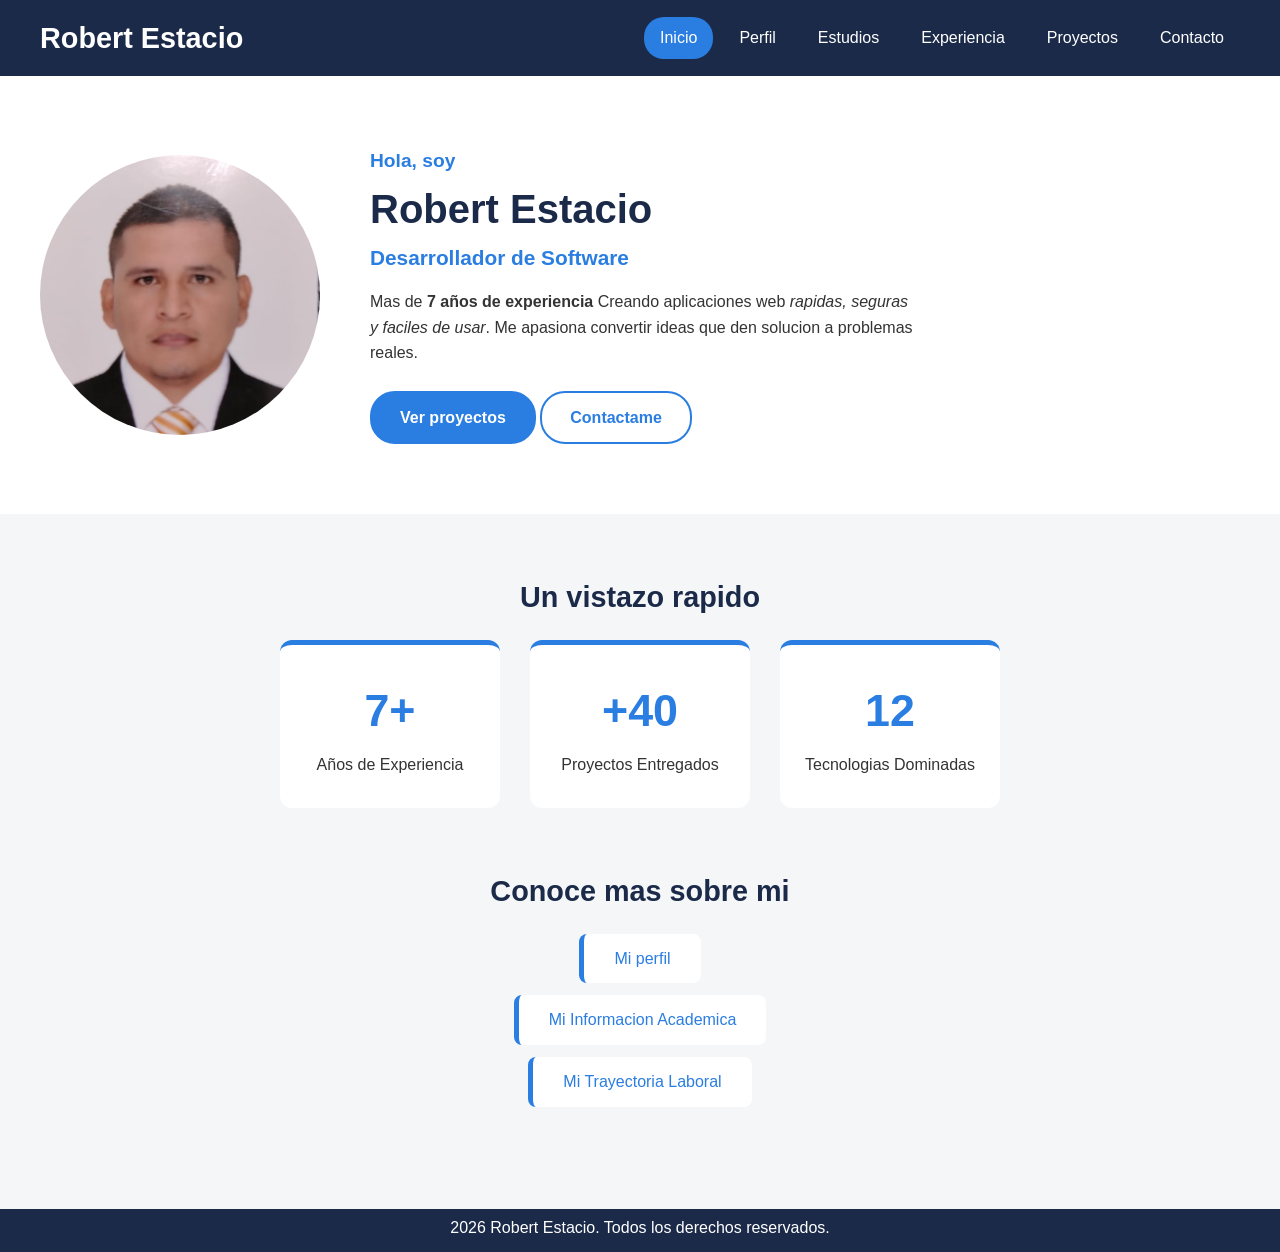
<file: index.html>
<!DOCTYPE html>
<html lang="es">
<head>
    <meta charset="UTF-8">
    <meta name="viewport" content="width=device-width, initial-scale=1.0">
    <meta name="description" content="Hoja de vida de Robert, desarrollador de software con mas de 7naños de experiencia">
<title>Robert | Desarrollador de Software</title>
<link rel="stylesheet" href="./css/estilos.css">
<link rel="stylesheet" href="./css/inicio.css">
</head>
<body>
    <!--ENCABEZADO CON MENU-->
    <header class="encabezado">
        <h2 class="logo">Robert Estacio</h2>
        <nav class="menu">
            <ul>
                <li><a href= "./index.html" class="activo">Inicio</a></li>
                <li><a href="./perfil.html">Perfil</a></li>
                <li><a href="./estudios.html">Estudios</a></li>
                <li><a href="./experiencia.html">Experiencia</a></li>
                <li><a href="./proyectos.html">Proyectos</a></li>
                <li><a href="./contacto.html">Contacto</a></li>
            </ul>
        </nav>
    </header>

    <!--SECCION PRINCIPAL-->
    <main>
        <section class="portada">
            <img src="./img/WhatsApp Image 2026-11-12 at 8.55.08 PM.jpeg" class="foto-perfil" alt="Foto de Perfil de Robert">
            <div class="portada-texto">
              <p class="saludo">Hola, soy</p>  
              <h1>Robert Estacio</h1>
              <h3>Desarrollador de Software</h3>
            <p> Mas de <strong>7 años de experiencia </strong>Creando aplicaciones web<em> rapidas, seguras y faciles de usar</em>. Me apasiona convertir ideas que den solucion a problemas reales. </p>
            <div class="botones">
                <a href="./proyectos.html"class="boton">Ver proyectos</a>
                <a href="./contacto.html"class="boton boton-secundario">Contactame</a>
            </div>
            </div>
        </section>

        <!--DATOS DESTACADOS-->
        <section class="destacados">
            <h2>Un vistazo rapido</h2>
            <div class="contenedor-datos">
                <article class="dato">
                    <h3>7+</h3>
                    <p>Años de Experiencia</p>
                </article>
                <article class="dato">
                    <h3>+40</h3>
                       <p>Proyectos Entregados </p>
                </article>
                <article class="dato">
                    <h3>12</h3>
                    <p>Tecnologias Dominadas</p>

                </article>
    
            </div>
        </section>

        <!--ACCESO A PAGINAS-->
        <section class="accesos">
            <h2>Conoce mas sobre mi</h2>
            <ul class="lista-accesos">
                <li>
                    <a href="./perfil.html">Mi perfil</a>
                </li>
                <li>
                    <a href="./estudios.html">Mi Informacion Academica</a>
                </li>
                <li>
                    <a href="./experiencia.html">Mi Trayectoria Laboral</a>
                </li>
            </ul>
        </section>
    </main>

    <footer class="pie-pagina">
        <p>2026 Robert Estacio.
            Todos los derechos reservados.
        </p>
    </footer>
</body>
</html>
</file>
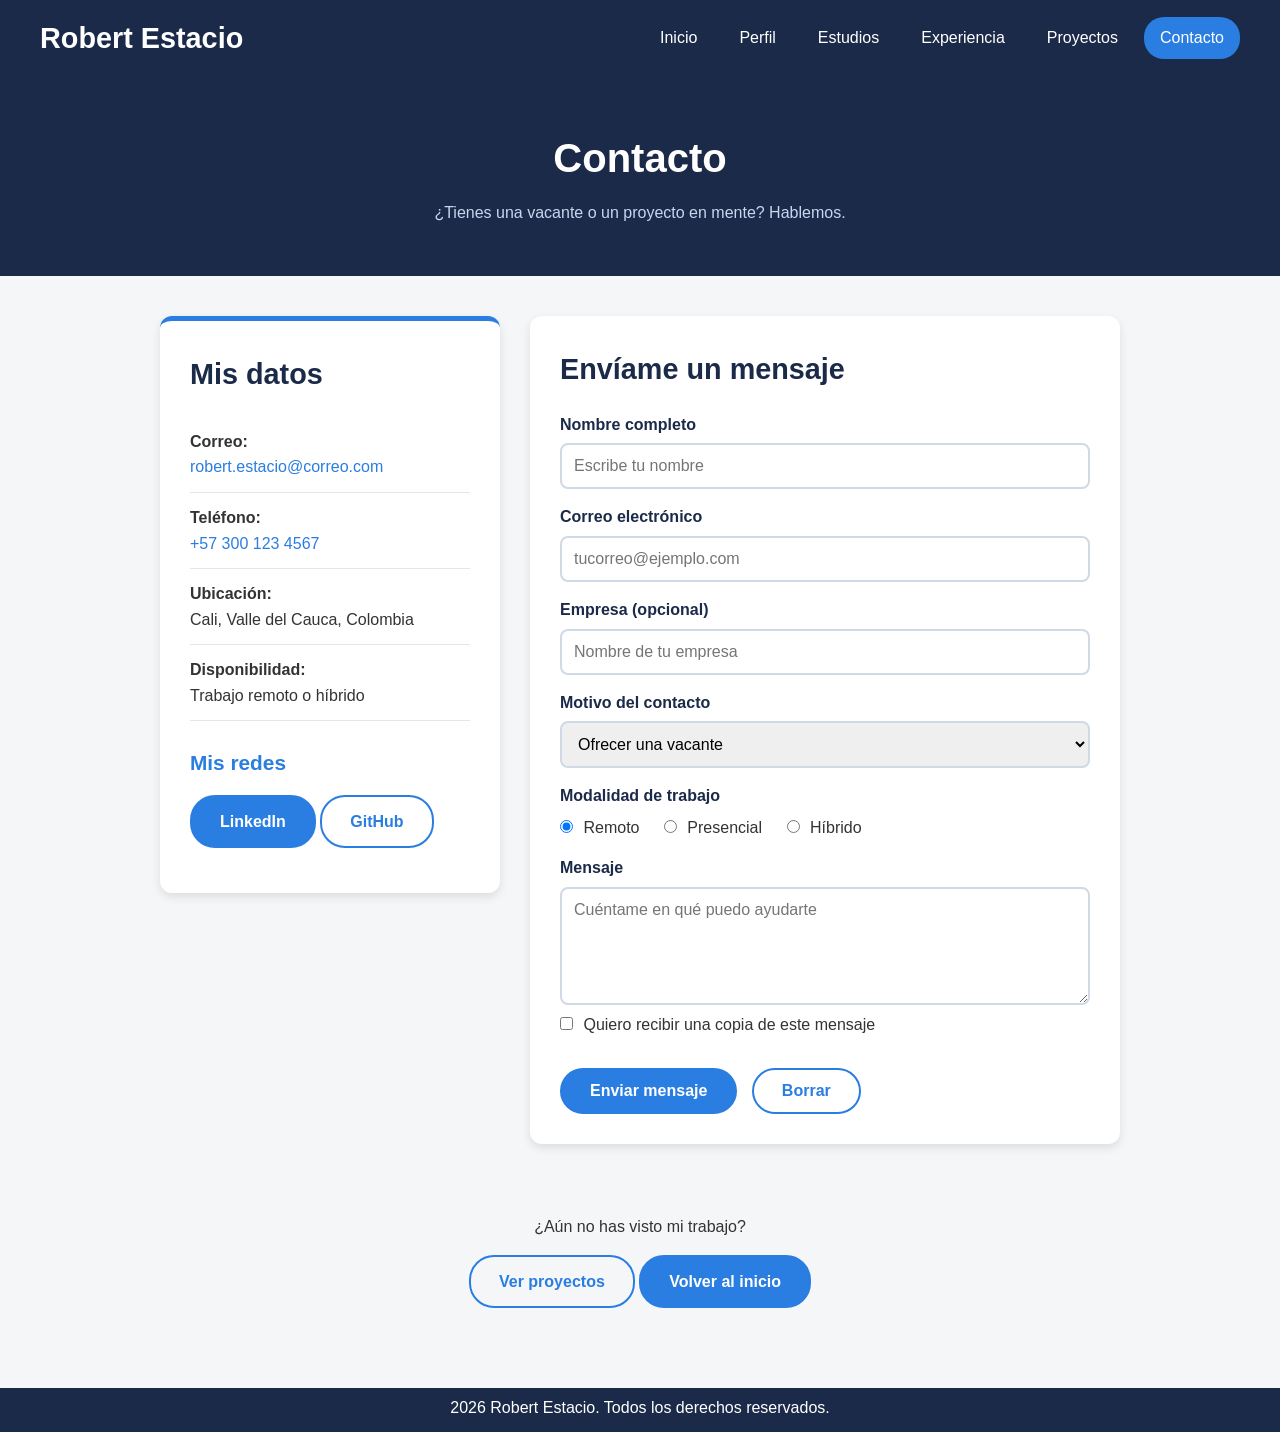
<file: contacto.html>
<!DOCTYPE html>
<html lang="es">
<head>
    <meta charset="UTF-8">
    <meta name="viewport" content="width=device-width, initial-scale=1.0">
    <meta name="description" content="Contacta a Robert Alberto Estacio Cumbe, desarrollador de software.">
    <title>Contacto | Robert Estacio</title>
    <link rel="stylesheet" href="css/estilos.css">
    <link rel="stylesheet" href="css/contacto.css">
</head>
<body>

    <!-- ENCABEZADO CON MENÚ -->
    <header class="encabezado">
        <h2 class="logo">Robert Estacio</h2>
        <nav class="menu">
            <ul>
                <li><a href="index.html">Inicio</a></li>
                <li><a href="perfil.html">Perfil</a></li>
                <li><a href="estudios.html">Estudios</a></li>
                <li><a href="experiencia.html">Experiencia</a></li>
                <li><a href="proyectos.html">Proyectos</a></li>
                <li><a href="contacto.html" class="activo">Contacto</a></li>
            </ul>
        </nav>
    </header>

    <main>

        <!-- TÍTULO DE LA PÁGINA -->
        <section class="titulo-pagina">
            <h1>Contacto</h1>
            <p>¿Tienes una vacante o un proyecto en mente? Hablemos.</p>
        </section>

        <section class="bloque contacto">

            <!-- DATOS DE CONTACTO -->
            <aside class="datos-contacto">
                <h2>Mis datos</h2>
                <ul class="lista-contacto">
                    <li>
                        <strong>Correo:</strong><br>
                        <a href="mailto:robert.estacio@correo.com">robert.estacio@correo.com</a>
                    </li>
                    <li>
                        <strong>Teléfono:</strong><br>
                        <a href="tel:+573001234567">+57 300 123 4567</a>
                    </li>
                    <li>
                        <strong>Ubicación:</strong><br>
                        Cali, Valle del Cauca, Colombia
                    </li>
                    <li>
                        <strong>Disponibilidad:</strong><br>
                        Trabajo remoto o híbrido
                    </li>
                </ul>

                <h3>Mis redes</h3>
                <p>
                    <a href="https://www.linkedin.com" target="_blank" class="boton boton-pequeno">LinkedIn</a>
                    <a href="https://github.com" target="_blank" class="boton boton-pequeno boton-secundario">GitHub</a>
                </p>
            </aside>

            <!-- FORMULARIO -->
            <article class="formulario-caja">
                <h2>Envíame un mensaje</h2>

                <form action="mailto:robert.estacio@correo.com" method="post" enctype="text/plain">

                    <label for="nombre">Nombre completo</label>
                    <input type="text" id="nombre" name="nombre" placeholder="Escribe tu nombre" required>

                    <label for="correo">Correo electrónico</label>
                    <input type="email" id="correo" name="correo" placeholder="tucorreo@ejemplo.com" required>

                    <label for="empresa">Empresa (opcional)</label>
                    <input type="text" id="empresa" name="empresa" placeholder="Nombre de tu empresa">

                    <label for="motivo">Motivo del contacto</label>
                    <select id="motivo" name="motivo">
                        <option value="vacante">Ofrecer una vacante</option>
                        <option value="proyecto">Proponer un proyecto</option>
                        <option value="consulta">Hacer una consulta</option>
                        <option value="otro">Otro</option>
                    </select>

                    <p class="etiqueta-grupo">Modalidad de trabajo</p>
                    <div class="opciones">
                        <label><input type="radio" name="modalidad" value="remoto" checked> Remoto</label>
                        <label><input type="radio" name="modalidad" value="presencial"> Presencial</label>
                        <label><input type="radio" name="modalidad" value="hibrido"> Híbrido</label>
                    </div>

                    <label for="mensaje">Mensaje</label>
                    <textarea id="mensaje" name="mensaje" rows="5" placeholder="Cuéntame en qué puedo ayudarte" required></textarea>

                    <div class="opciones">
                        <label>
                            <input type="checkbox" name="copia" value="si"> Quiero recibir una copia de este mensaje
                        </label>
                    </div>

                    <button type="submit" class="boton">Enviar mensaje</button>
                    <button type="reset" class="boton boton-secundario">Borrar</button>

                </form>
            </article>

        </section>

        <!-- ENLACE FINAL -->
        <section class="siguiente">
            <p>¿Aún no has visto mi trabajo?</p>
            <a href="proyectos.html" class="boton boton-secundario">Ver proyectos</a>
            <a href="index.html" class="boton">Volver al inicio</a>
        </section>

    </main>

    <!--PIE DE PÁGINA-->
    <footer class="pie-pagina">
        <p> 2026 Robert Estacio.  Todos los derechos reservados.
        </p>
    </footer>

</body>
</html>
</file>
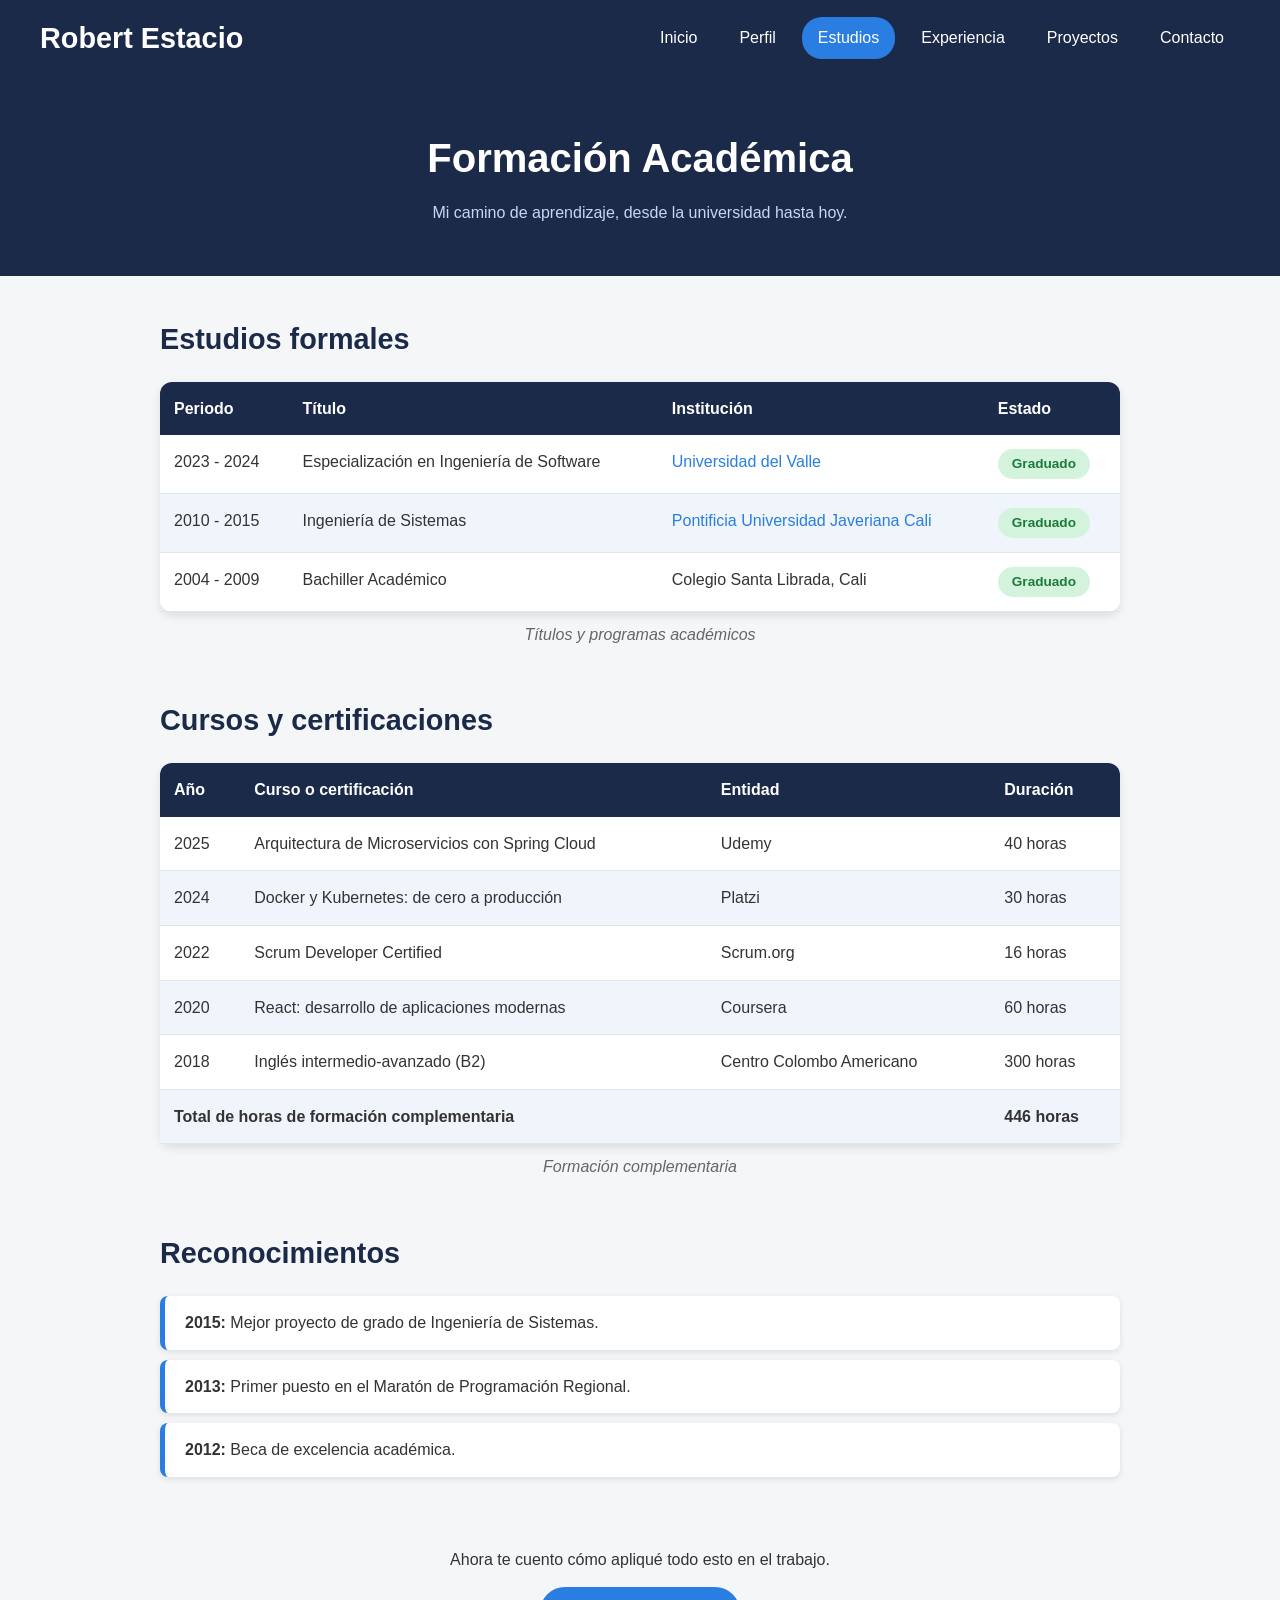
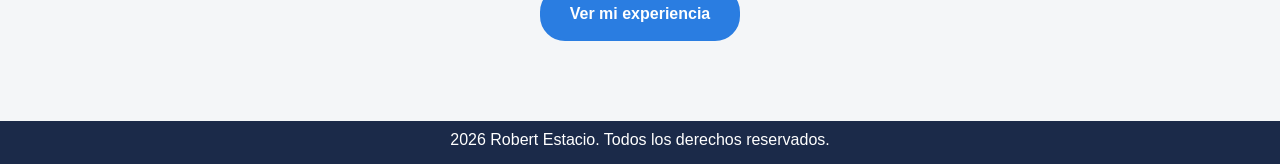
<file: estudios.html>
<!DOCTYPE html>
<html lang="es">
<head>
    <meta charset="UTF-8">
    <meta name="viewport" content="width=device-width, initial-scale=1.0">
    <meta name="description" content="Formación académica, cursos y certificaciones de Robert Alberto Estacio Cumbe.">
    <title>Estudios | Robert Estacio</title>
    <link rel="stylesheet" href="css/estilos.css">
    <link rel="stylesheet" href="css/tablas.css">
</head>
<body>

    <!-- ENCABEZADO CON MENÚ -->
    <header class="encabezado">
        <h2 class="logo">Robert Estacio</h2>
        <nav class="menu">
            <ul>
                <li><a href="index.html">Inicio</a></li>
                <li><a href="perfil.html">Perfil</a></li>
                <li><a href="estudios.html" class="activo">Estudios</a></li>
                <li><a href="experiencia.html">Experiencia</a></li>
                <li><a href="proyectos.html">Proyectos</a></li>
                <li><a href="contacto.html">Contacto</a></li>
            </ul>
        </nav>
    </header>

    <main>

        <!-- TÍTULO DE LA PÁGINA -->
        <section class="titulo-pagina">
            <h1>Formación Académica</h1>
            <p>Mi camino de aprendizaje, desde la universidad hasta hoy.</p>
        </section>

        <!-- ESTUDIOS FORMALES -->
        <section class="bloque">
            <h2>Estudios formales</h2>
            <table class="tabla-datos">
                <caption>Títulos y programas académicos</caption>
                <thead>
                    <tr>
                        <th>Periodo</th>
                        <th>Título</th>
                        <th>Institución</th>
                        <th>Estado</th>
                    </tr>
                </thead>
                <tbody>
                    <tr>
                        <td>2023 - 2024</td>
                        <td>Especialización en Ingeniería de Software</td>
                        <td>
                            <a href="https://www.univalle.edu.co" target="_blank">Universidad del Valle</a>
                        </td>
                        <td><span class="estado terminado">Graduado</span></td>
                    </tr>
                    <tr>
                        <td>2010 - 2015</td>
                        <td>Ingeniería de Sistemas</td>
                        <td>
                            <a href="https://www.javerianacali.edu.co" target="_blank">Pontificia Universidad Javeriana Cali</a>
                        </td>
                        <td><span class="estado terminado">Graduado</span></td>
                    </tr>
                    <tr>
                        <td>2004 - 2009</td>
                        <td>Bachiller Académico</td>
                        <td>Colegio Santa Librada, Cali</td>
                        <td><span class="estado terminado">Graduado</span></td>
                    </tr>
                </tbody>
            </table>
        </section>

        <!-- CURSOS Y CERTIFICACIONES -->
        <section class="bloque">
            <h2>Cursos y certificaciones</h2>
            <table class="tabla-datos">
                <caption>Formación complementaria</caption>
                <thead>
                    <tr>
                        <th>Año</th>
                        <th>Curso o certificación</th>
                        <th>Entidad</th>
                        <th>Duración</th>
                    </tr>
                </thead>
                <tbody>
                    <tr>
                        <td>2025</td>
                        <td>Arquitectura de Microservicios con Spring Cloud</td>
                        <td>Udemy</td>
                        <td>40 horas</td>
                    </tr>
                    <tr>
                        <td>2024</td>
                        <td>Docker y Kubernetes: de cero a producción</td>
                        <td>Platzi</td>
                        <td>30 horas</td>
                    </tr>
                    <tr>
                        <td>2022</td>
                        <td>Scrum Developer Certified</td>
                        <td>Scrum.org</td>
                        <td>16 horas</td>
                    </tr>
                    <tr>
                        <td>2020</td>
                        <td>React: desarrollo de aplicaciones modernas</td>
                        <td>Coursera</td>
                        <td>60 horas</td>
                    </tr>
                    <tr>
                        <td>2018</td>
                        <td>Inglés intermedio-avanzado (B2)</td>
                        <td>Centro Colombo Americano</td>
                        <td>300 horas</td>
                    </tr>
                    <tr>
                        <td colspan="3"><strong>Total de horas de formación complementaria</strong></td>
                        <td><strong>446 horas</strong></td>
                    </tr>
                </tbody>
            </table>
        </section>

        <!-- PREMIOS Y RECONOCIMIENTOS -->
        <section class="bloque">
            <h2>Reconocimientos</h2>
            <ul class="lista-logros">
                <li><strong>2015:</strong> Mejor proyecto de grado de Ingeniería de Sistemas.</li>
                <li><strong>2013:</strong> Primer puesto en el Maratón de Programación Regional.</li>
                <li><strong>2012:</strong> Beca de excelencia académica.</li>
            </ul>
        </section>

        <!-- ENLACE A LA SIGUIENTE PÁGINA -->
        <section class="siguiente">
            <p>Ahora te cuento cómo apliqué todo esto en el trabajo.</p>
            <a href="experiencia.html" class="boton">Ver mi experiencia</a>
        </section>

    </main>

    <!--PIE DE PÁGINA-->
    <footer class="pie-pagina">
        <p> 2026 Robert Estacio.  Todos los derechos reservados.
        </p>
    </footer>

</body>
</html>
</file>
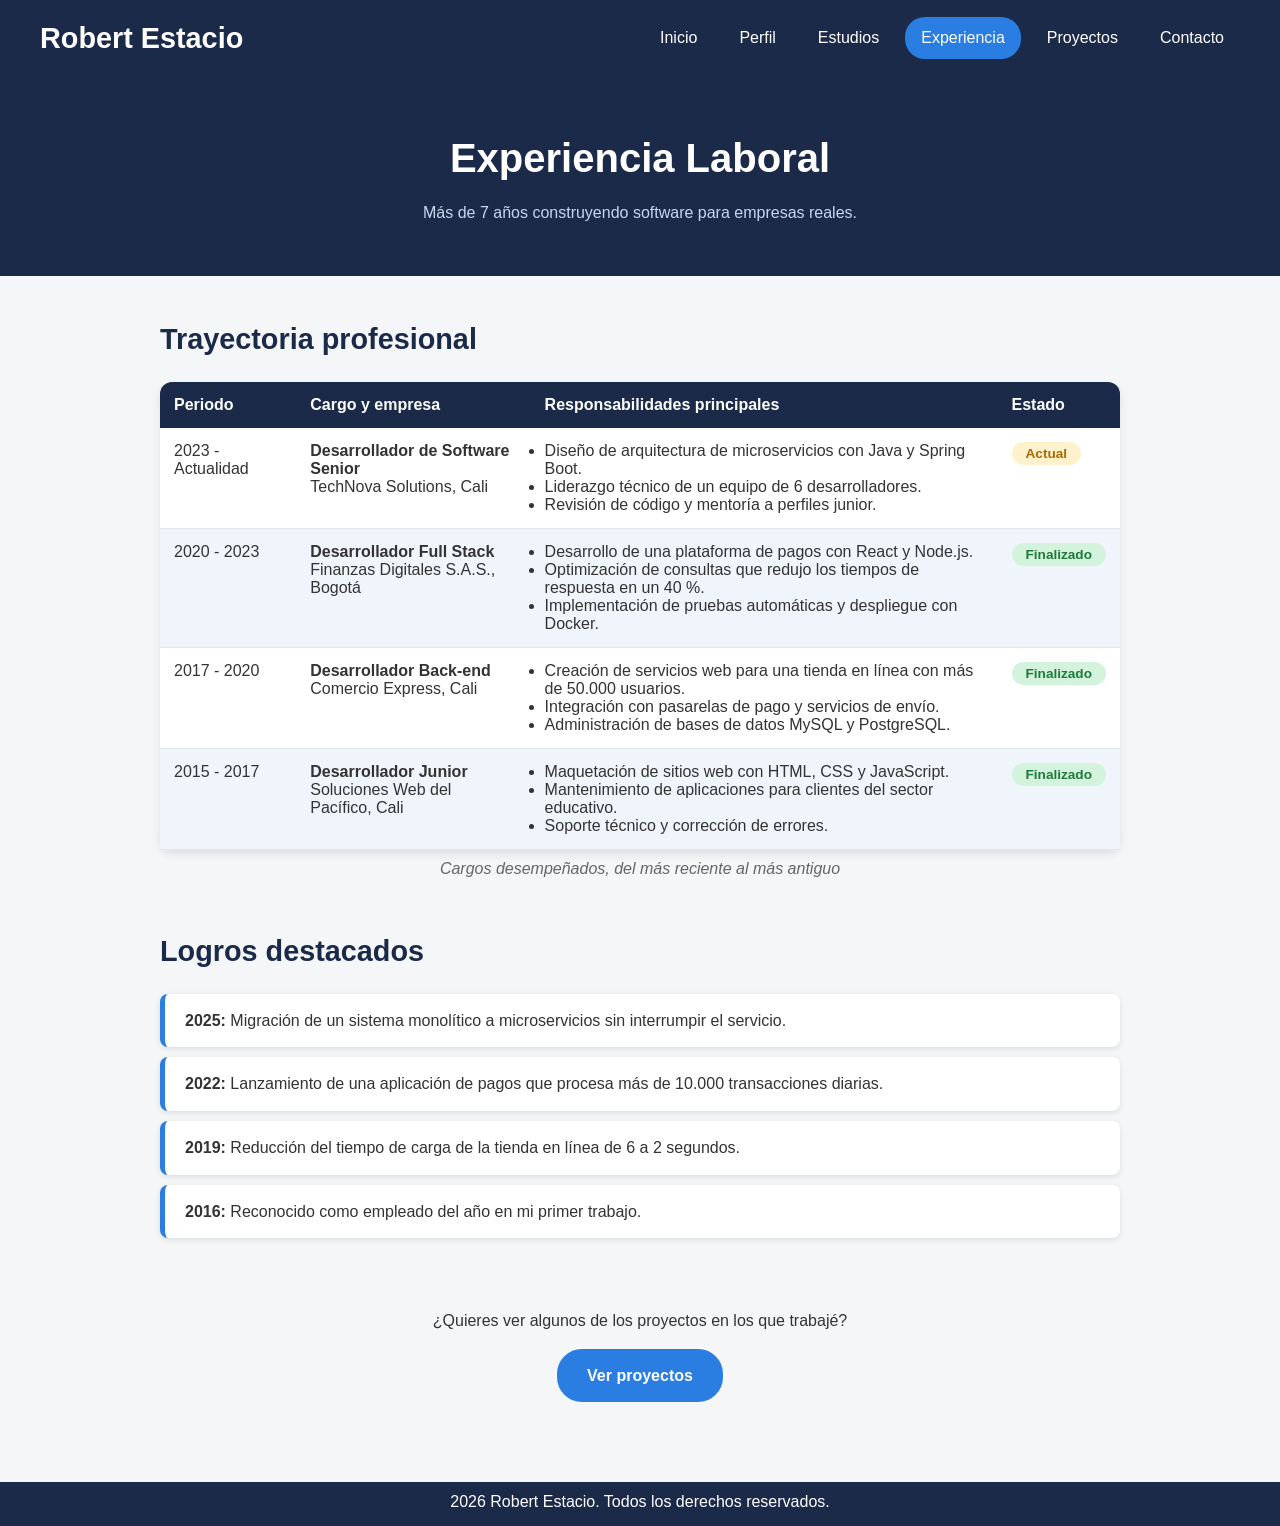
<file: experiencia.html>
<html lang="es"><head>
    <meta charset="UTF-8">
    <meta name="viewport" content="width=device-width, initial-scale=1.0">
    <meta name="description" content="Experiencia laboral de Robert Alberto Estacio Cumbe como desarrollador de software.">
    <title>Experiencia | Robert Estacio</title>
    <link rel="stylesheet" href="css/estilos.css">
    <link rel="stylesheet" href="css/tablas.css">
</head>
<body>

    <!-- ENCABEZADO CON MENÚ -->
    <header class="encabezado">
        <h2 class="logo">Robert Estacio</h2>
        <nav class="menu">
            <ul>
                <li><a href="index.html">Inicio</a></li>
                <li><a href="perfil.html">Perfil</a></li>
                <li><a href="estudios.html">Estudios</a></li>
                <li><a href="experiencia.html" class="activo">Experiencia</a></li>
                <li><a href="proyectos.html">Proyectos</a></li>
                <li><a href="contacto.html">Contacto</a></li>
            </ul>
        </nav>
    </header>

    <main>

        <!-- TÍTULO DE LA PÁGINA -->
        <section class="titulo-pagina">
            <h1>Experiencia Laboral</h1>
            <p>Más de 7 años construyendo software para empresas reales.</p>
        </section>

        <!-- TRAYECTORIA EN TABLA -->
        <section class="bloque">
            <h2>Trayectoria profesional</h2>
            <table class="tabla-datos">
                <caption>Cargos desempeñados, del más reciente al más antiguo</caption>
                <thead>
                    <tr>
                        <th>Periodo</th>
                        <th>Cargo y empresa</th>
                        <th>Responsabilidades principales</th>
                        <th>Estado</th>
                    </tr>
                </thead>
                <tbody>
                    <tr>
                        <td>2023 - Actualidad</td>
                        <td>
                            <strong>Desarrollador de Software Senior</strong><br>
                            TechNova Solutions, Cali
                        </td>
                        <td>
                            <ul>
                                <li>Diseño de arquitectura de microservicios con Java y Spring Boot.</li>
                                <li>Liderazgo técnico de un equipo de 6 desarrolladores.</li>
                                <li>Revisión de código y mentoría a perfiles junior.</li>
                            </ul>
                        </td>
                        <td><span class="estado en-curso">Actual</span></td>
                    </tr>
                    <tr>
                        <td>2020 - 2023</td>
                        <td>
                            <strong>Desarrollador Full Stack</strong><br>
                            Finanzas Digitales S.A.S., Bogotá
                        </td>
                        <td>
                            <ul>
                                <li>Desarrollo de una plataforma de pagos con React y Node.js.</li>
                                <li>Optimización de consultas que redujo los tiempos de respuesta en un 40 %.</li>
                                <li>Implementación de pruebas automáticas y despliegue con Docker.</li>
                            </ul>
                        </td>
                        <td><span class="estado terminado">Finalizado</span></td>
                    </tr>
                    <tr>
                        <td>2017 - 2020</td>
                        <td>
                            <strong>Desarrollador Back-end</strong><br>
                            Comercio Express, Cali
                        </td>
                        <td>
                            <ul>
                                <li>Creación de servicios web para una tienda en línea con más de 50.000 usuarios.</li>
                                <li>Integración con pasarelas de pago y servicios de envío.</li>
                                <li>Administración de bases de datos MySQL y PostgreSQL.</li>
                            </ul>
                        </td>
                        <td><span class="estado terminado">Finalizado</span></td>
                    </tr>
                    <tr>
                        <td>2015 - 2017</td>
                        <td>
                            <strong>Desarrollador Junior</strong><br>
                            Soluciones Web del Pacífico, Cali
                        </td>
                        <td>
                            <ul>
                                <li>Maquetación de sitios web con HTML, CSS y JavaScript.</li>
                                <li>Mantenimiento de aplicaciones para clientes del sector educativo.</li>
                                <li>Soporte técnico y corrección de errores.</li>
                            </ul>
                        </td>
                        <td><span class="estado terminado">Finalizado</span></td>
                    </tr>
                </tbody>
            </table>
        </section>

        <!-- LOGROS DESTACADOS -->
        <section class="bloque">
            <h2>Logros destacados</h2>
            <ul class="lista-logros">
                <li><strong>2025:</strong> Migración de un sistema monolítico a microservicios sin interrumpir el servicio.</li>
                <li><strong>2022:</strong> Lanzamiento de una aplicación de pagos que procesa más de 10.000 transacciones diarias.</li>
                <li><strong>2019:</strong> Reducción del tiempo de carga de la tienda en línea de 6 a 2 segundos.</li>
                <li><strong>2016:</strong> Reconocido como empleado del año en mi primer trabajo.</li>
            </ul>
        </section>

        <!-- ENLACE A LA SIGUIENTE PÁGINA -->
        <section class="siguiente">
            <p>¿Quieres ver algunos de los proyectos en los que trabajé?</p>
            <a href="proyectos.html" class="boton">Ver proyectos</a>
        </section>

    </main>

    <!--PIE DE PÁGINA-->
    <footer class="pie-pagina">
        <p> 2026 Robert Estacio.  Todos los derechos reservados.
        </p>
    </footer>


</body></html>
</file>
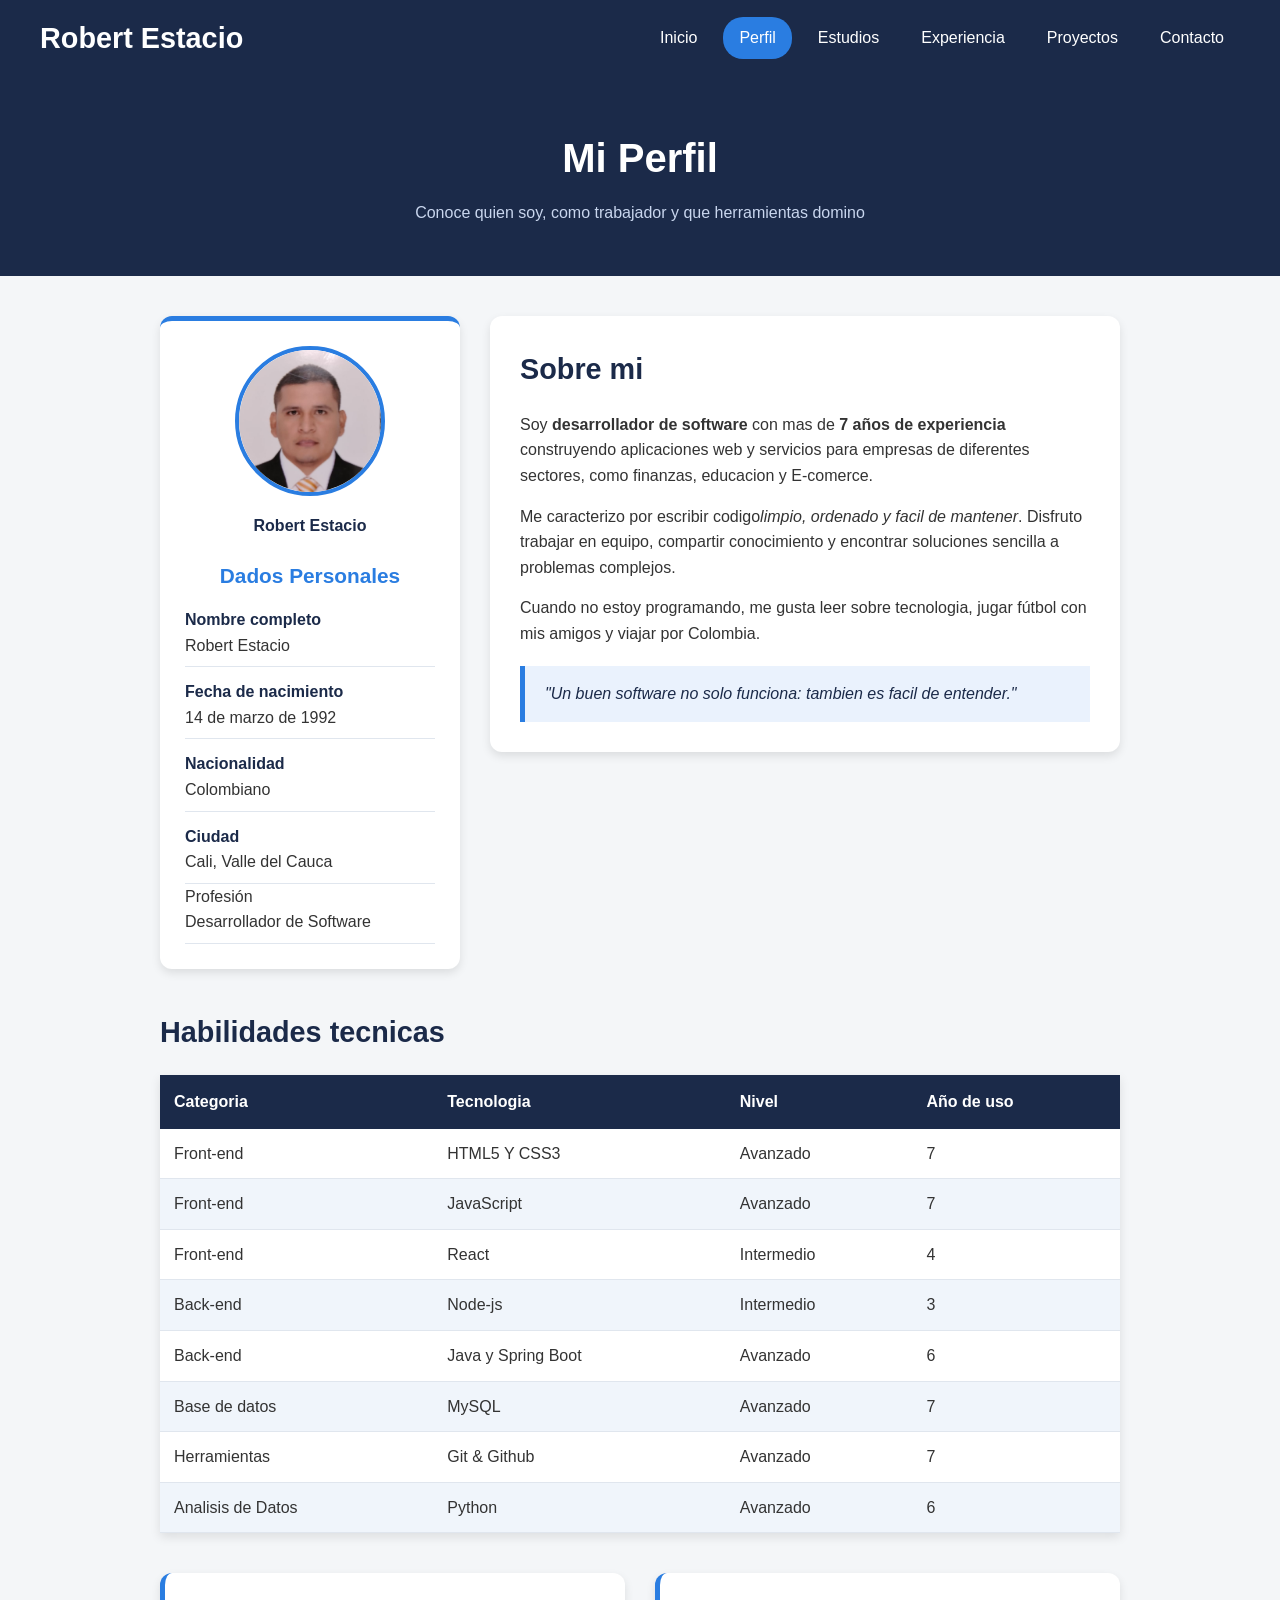
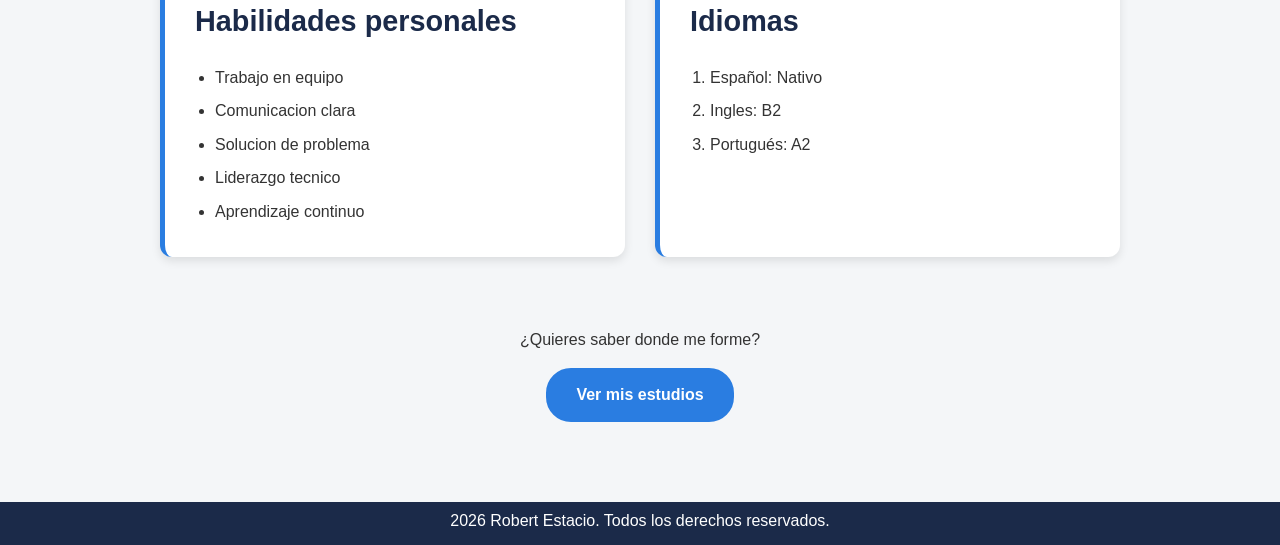
<file: perfil.html>
<!DOCTYPE html>
<html lang="es">
<head>
    <meta charset="UTF-8">
    <meta name="viewport" content="width=device-width, initial-scale=1.0">
    <meta name="description" content="Perfil profesional de Robert Estacio, desarollador de software">
<title>Perfil | Robert Estacio</title>
<link rel="stylesheet" href="./css/estilos.css">
<link rel="stylesheet" href="./css/inicio.css">
<link rel="stylesheet" href="./css/perfil.css">
</head>
<body>
    <!--ENCABEZADO CON MENU-->
    <header class="encabezado">
        <h2 class="logo">Robert Estacio</h2>
        <nav class="menu">
            <ul>
                <li><a href= "./index.html">Inicio</a></li>
                <li><a href="./perfil.html" class="activo">Perfil</a></li>
                <li><a href="./estudios.html">Estudios</a></li>
                <li><a href="./experiencia.html">Experiencia</a></li>
                <li><a href="./proyectos.html">Proyectos</a></li>
                <li><a href="./contacto.html">Contacto</a></li>
            </ul>
        </nav>
    </header>

    <main>
        <!--TITULO DE LA PAGINA-->
        <section class="titulo-pagina">
            <h1>Mi Perfil</h1>
            <p>Conoce quien soy, como trabajador y que herramientas domino</p>
        </section>

        <!--DATOS PERSONALES Y BIOGRAFIA-->
        <section class="bloque presentacion">
            <aside class="tarjeta-datos">
                <figure>
                    <img src="./img/WhatsApp Image 2026-11-12 at 8.55.08 PM.jpeg" 
                    alt="Robert" class="foto-pequena">
                    <figcaption>Robert Estacio</figcaption>
                </figure>

                <h3>Dados Personales</h3>
                <dl>
                    <dt>Nombre completo</dt>
                    <dd>Robert Estacio</dd>

                    <dt>Fecha de nacimiento</dt>
                    <dd>14 de marzo de 1992</dd>
                    
                    <dt>Nacionalidad</dt>
                    <dd>Colombiano</dd>

                    <dt>Ciudad</dt>
                    <dd>Cali, Valle del Cauca</dd>

                    <dl>Profesión</dl>
                    <dd>Desarrollador de Software</dd>
                </dl>
            </aside>

            <article class="biografia">
                <h2>Sobre mi</h2>
                <P>
                    Soy <strong>desarrollador de software</strong> con mas de <strong>7 años de experiencia</strong>
                    construyendo aplicaciones web y servicios para empresas de diferentes sectores, como finanzas, educacion y E-comerce.
                </P>

                <p>
                    Me caracterizo por escribir codigo<em>limpio, ordenado y facil
                        de mantener</em>. Disfruto trabajar en equipo, compartir conocimiento y encontrar soluciones sencilla a problemas complejos.
                </p>

                <p>
                    Cuando no estoy programando, me gusta leer sobre tecnologia, jugar fútbol con mis amigos y viajar por Colombia.
                </p>

                <blockquote>
                    "Un buen software no solo funciona: tambien es facil de entender."
                </blockquote>
            </article>
    </section>

    <!--HABILIDADES TECNICAS-->
    <section class="bloque">
        <h2>Habilidades tecnicas</h2>
        <table class="tabla-habilidades">
            <thead>
                <tr>
                    <th>Categoria</th>
                    <th>Tecnologia</th>
                    <th>Nivel</th>
                    <th>Año de uso</th>
                </tr>
            </thead>

            <tbody>
                    <tr>
                        <td>Front-end</td>
                        <td>HTML5 Y CSS3</td>
                        <td>Avanzado</td>
                        <td>7</td>
                    </tr>
                    <tr>
                        <td>Front-end</td>
                        <td>JavaScript</td>
                        <td>Avanzado</td>
                        <td>7</td>
                    </tr>
                    <tr>
                        <td>Front-end</td>
                        <td>React</td>
                        <td>Intermedio</td>
                        <td>4</td>
                    </tr>
                    <tr>
                        <td>Back-end</td>
                        <td>Node-js</td>
                        <td>Intermedio</td>
                        <td>3</td>
                    </tr>
                    <tr>
                        <td>Back-end</td>
                        <td>Java y Spring Boot</td>
                        <td>Avanzado</td>
                        <td>6</td>
                    </tr>

                    <tr>
                        <td>Base de datos</td>
                        <td>MySQL</td>
                        <td>Avanzado</td>
                        <td>7</td>
                    </tr>
                    <tr>
                        <td>Herramientas</td>
                        <td>Git & Github</td>
                        <td>Avanzado</td>
                        <td>7</td>
                    </tr>
                    <tr>
                        <td>Analisis de Datos</td>
                        <td>Python</td>
                        <td>Avanzado</td>
                        <td>6</td>
                    </tr>
            
            </tbody>
        </table>
    </section>

    <!--HABILIDADES BLANDAS-->
    <section class="bloque dos-columnas">
        <article class="columna">
            <h2>Habilidades personales</h2>
            <ul>
                <li>Trabajo en equipo</li>
                <li>Comunicacion clara</li>
                <li>Solucion de problema </li>
                <li>Liderazgo tecnico</li>
                <li>Aprendizaje continuo</li>
            </ul>
        </article>
             <article class="columna">
            <h2>Idiomas</h2>
            <ol>
                <li>Español: Nativo</li>
                <li>Ingles: B2</li>
                <li>Portugués: A2</li>
            </ol>
        </article>
    </section>

    <!--ENLACE A LA SIGUIENTE PAGINA-->
    <section class="siguiente">
        <p>¿Quieres saber donde me forme?</p>
        <a href="./estudios.html" class="boton">Ver mis estudios</a>
    </section>
    </main>
    <!--PIE DE PAGINA-->
    <footer class="pie-pagina">
        <p>2026 Robert Estacio.
            Todos los derechos reservados.
        </p>
    </footer>
</body>
</html>
</file>
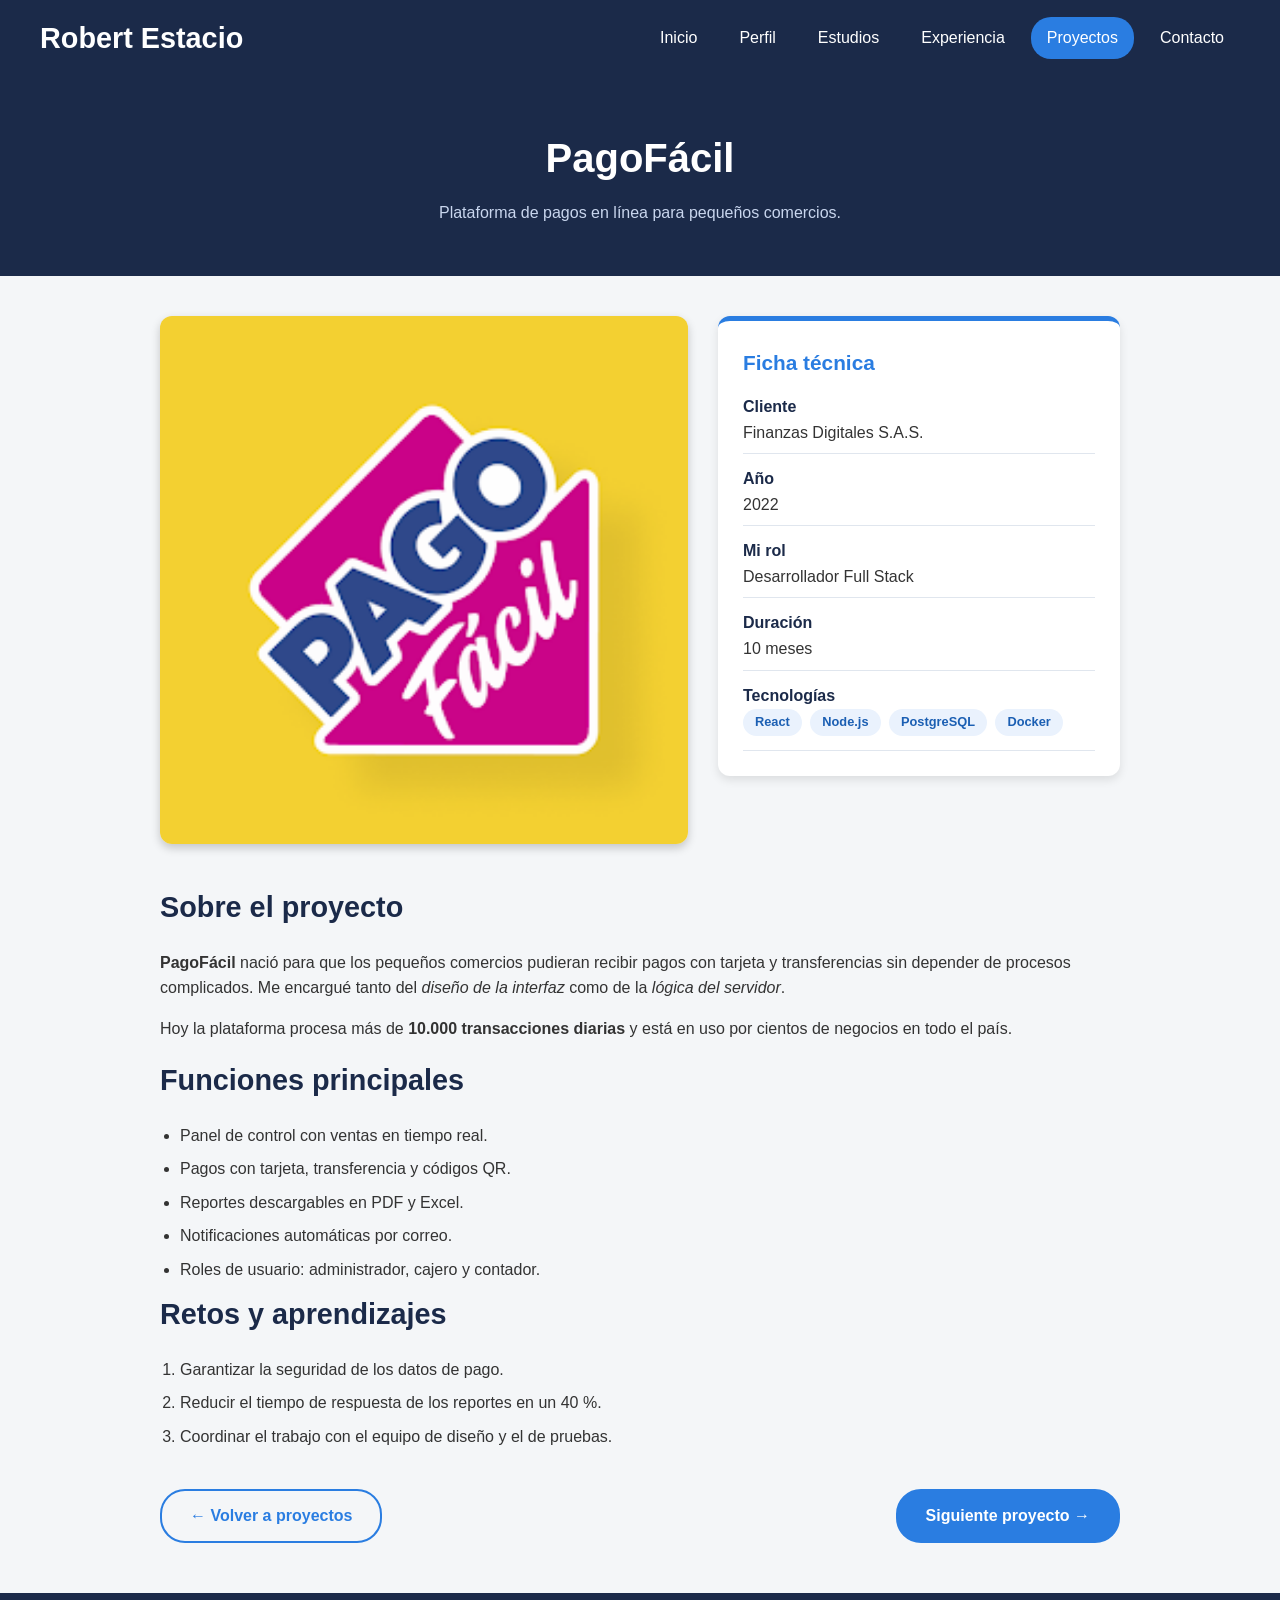
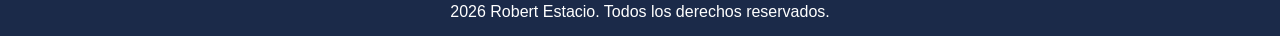
<file: proyecto1.html>
<html lang="es"><head>
    <meta charset="UTF-8">
    <meta name="viewport" content="width=device-width, initial-scale=1.0">
    <meta name="description" content="Detalle del proyecto PagoFácil, plataforma de pagos en línea desarrollada por Robert Estacio.">
    <title>PagoFácil | Robert Estacio</title>
    <link rel="stylesheet" href="css/estilos.css">
    <link rel="stylesheet" href="css/proyectos.css">
</head>
<body>

    <!-- ENCABEZADO CON MENÚ -->
    <header class="encabezado">
        <h2 class="logo">Robert Estacio</h2>
        <nav class="menu">
            <ul>
                <li><a href="index.html">Inicio</a></li>
                <li><a href="perfil.html">Perfil</a></li>
                <li><a href="estudios.html">Estudios</a></li>
                <li><a href="experiencia.html">Experiencia</a></li>
                <li><a href="proyectos.html" class="activo">Proyectos</a></li>
                <li><a href="contacto.html">Contacto</a></li>
            </ul>
        </nav>
    </header>

    <main>

        <!-- TÍTULO DE LA PÁGINA -->
        <section class="titulo-pagina">
            <h1>PagoFácil</h1>
            <p>Plataforma de pagos en línea para pequeños comercios.</p>
        </section>

        <!-- IMAGEN + FICHA TÉCNICA -->
        <section class="bloque detalle">
            <img src="img/proyecto1.webp" alt="Captura de la plataforma PagoFácil" class="detalle-imagen">

            <aside class="ficha">
                <h3>Ficha técnica</h3>
                <dl>
                    <dt>Cliente</dt>
                    <dd>Finanzas Digitales S.A.S.</dd>

                    <dt>Año</dt>
                    <dd>2022</dd>

                    <dt>Mi rol</dt>
                    <dd>Desarrollador Full Stack</dd>

                    <dt>Duración</dt>
                    <dd>10 meses</dd>

                    <dt>Tecnologías</dt>
                    <dd>
                        <span class="etiqueta">React</span>
                        <span class="etiqueta">Node.js</span>
                        <span class="etiqueta">PostgreSQL</span>
                        <span class="etiqueta">Docker</span>
                    </dd>
                </dl>
            </aside>
        </section>

        <!-- DESCRIPCIÓN -->
        <section class="bloque">
            <h2>Sobre el proyecto</h2>
            <p>
                <strong>PagoFácil</strong> nació para que los pequeños comercios pudieran
                recibir pagos con tarjeta y transferencias sin depender de procesos
                complicados. Me encargué tanto del <em>diseño de la interfaz</em> como de
                la <em>lógica del servidor</em>.
            </p>
            <p>
                Hoy la plataforma procesa más de <strong>10.000 transacciones diarias</strong>
                y está en uso por cientos de negocios en todo el país.
            </p>

            <h2>Funciones principales</h2>
            <ul class="funciones">
                <li>Panel de control con ventas en tiempo real.</li>
                <li>Pagos con tarjeta, transferencia y códigos QR.</li>
                <li>Reportes descargables en PDF y Excel.</li>
                <li>Notificaciones automáticas por correo.</li>
                <li>Roles de usuario: administrador, cajero y contador.</li>
            </ul>

            <h2>Retos y aprendizajes</h2>
            <ol class="funciones">
                <li>Garantizar la seguridad de los datos de pago.</li>
                <li>Reducir el tiempo de respuesta de los reportes en un 40 %.</li>
                <li>Coordinar el trabajo con el equipo de diseño y el de pruebas.</li>
            </ol>
        </section>

        <!-- NAVEGACIÓN ENTRE PROYECTOS -->
        <section class="navegacion-proyectos">
            <a href="proyectos.html" class="boton boton-secundario">← Volver a proyectos</a>
            <a href="proyecto2.html" class="boton">Siguiente proyecto →</a>
        </section>

    </main>

    <!--PIE DE PÁGINA-->
    <footer class="pie-pagina">
        <p> 2026 Robert Estacio.  Todos los derechos reservados.
        </p>
    </footer>


</body></html>
</file>
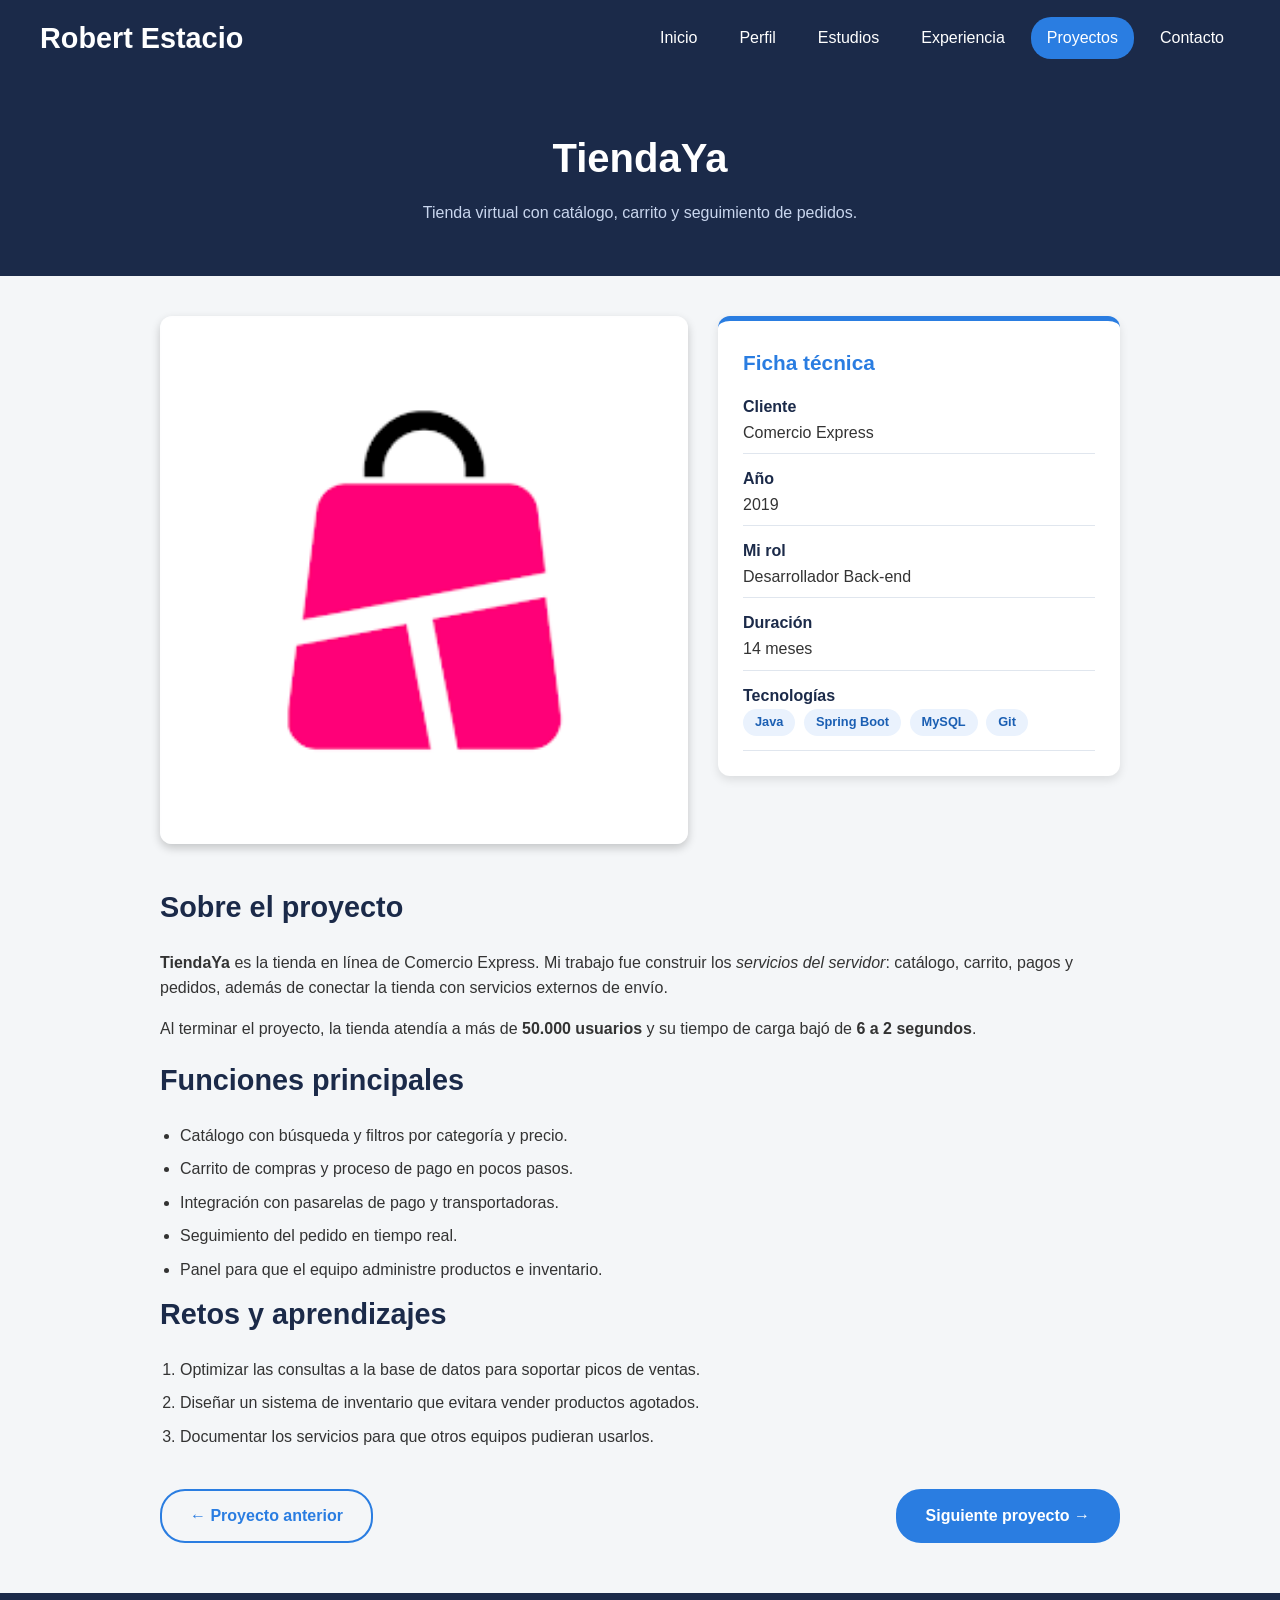
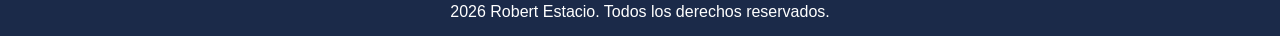
<file: proyecto2.html>
<html lang="es"><head>
    <meta charset="UTF-8">
    <meta name="viewport" content="width=device-width, initial-scale=1.0">
    <meta name="description" content="Detalle del proyecto TiendaYa, tienda virtual desarrollada por Robert Estacio.">
    <title>TiendaYa | Robert Estacio</title>
    <link rel="stylesheet" href="css/estilos.css">
    <link rel="stylesheet" href="css/proyectos.css">
</head>
<body>

    <!-- ENCABEZADO CON MENÚ -->
    <header class="encabezado">
        <h2 class="logo">Robert Estacio</h2>
        <nav class="menu">
            <ul>
                <li><a href="index.html">Inicio</a></li>
                <li><a href="perfil.html">Perfil</a></li>
                <li><a href="estudios.html">Estudios</a></li>
                <li><a href="experiencia.html">Experiencia</a></li>
                <li><a href="proyectos.html" class="activo">Proyectos</a></li>
                <li><a href="contacto.html">Contacto</a></li>
            </ul>
        </nav>
    </header>

    <main>

        <!-- TÍTULO DE LA PÁGINA -->
        <section class="titulo-pagina">
            <h1>TiendaYa</h1>
            <p>Tienda virtual con catálogo, carrito y seguimiento de pedidos.</p>
        </section>

        <!-- IMAGEN + FICHA TÉCNICA -->
        <section class="bloque detalle">
            <img src="img/proyecto2.webp" alt="Captura de la tienda TiendaYa" class="detalle-imagen">

            <aside class="ficha">
                <h3>Ficha técnica</h3>
                <dl>
                    <dt>Cliente</dt>
                    <dd>Comercio Express</dd>

                    <dt>Año</dt>
                    <dd>2019</dd>

                    <dt>Mi rol</dt>
                    <dd>Desarrollador Back-end</dd>

                    <dt>Duración</dt>
                    <dd>14 meses</dd>

                    <dt>Tecnologías</dt>
                    <dd>
                        <span class="etiqueta">Java</span>
                        <span class="etiqueta">Spring Boot</span>
                        <span class="etiqueta">MySQL</span>
                        <span class="etiqueta">Git</span>
                    </dd>
                </dl>
            </aside>
        </section>

        <!-- DESCRIPCIÓN -->
        <section class="bloque">
            <h2>Sobre el proyecto</h2>
            <p>
                <strong>TiendaYa</strong> es la tienda en línea de Comercio Express.
                Mi trabajo fue construir los <em>servicios del servidor</em>: catálogo,
                carrito, pagos y pedidos, además de conectar la tienda con servicios
                externos de envío.
            </p>
            <p>
                Al terminar el proyecto, la tienda atendía a más de
                <strong>50.000 usuarios</strong> y su tiempo de carga bajó de
                <strong>6 a 2 segundos</strong>.
            </p>

            <h2>Funciones principales</h2>
            <ul class="funciones">
                <li>Catálogo con búsqueda y filtros por categoría y precio.</li>
                <li>Carrito de compras y proceso de pago en pocos pasos.</li>
                <li>Integración con pasarelas de pago y transportadoras.</li>
                <li>Seguimiento del pedido en tiempo real.</li>
                <li>Panel para que el equipo administre productos e inventario.</li>
            </ul>

            <h2>Retos y aprendizajes</h2>
            <ol class="funciones">
                <li>Optimizar las consultas a la base de datos para soportar picos de ventas.</li>
                <li>Diseñar un sistema de inventario que evitara vender productos agotados.</li>
                <li>Documentar los servicios para que otros equipos pudieran usarlos.</li>
            </ol>
        </section>

        <!-- NAVEGACIÓN ENTRE PROYECTOS -->
        <section class="navegacion-proyectos">
            <a href="proyecto1.html" class="boton boton-secundario">← Proyecto anterior</a>
            <a href="proyecto3.html" class="boton">Siguiente proyecto →</a>
        </section>

    </main>

    <!--PIE DE PÁGINA-->
    <footer class="pie-pagina">
        <p> 2026 Robert Estacio.  Todos los derechos reservados.
        </p>
    </footer>


</body></html>
</file>
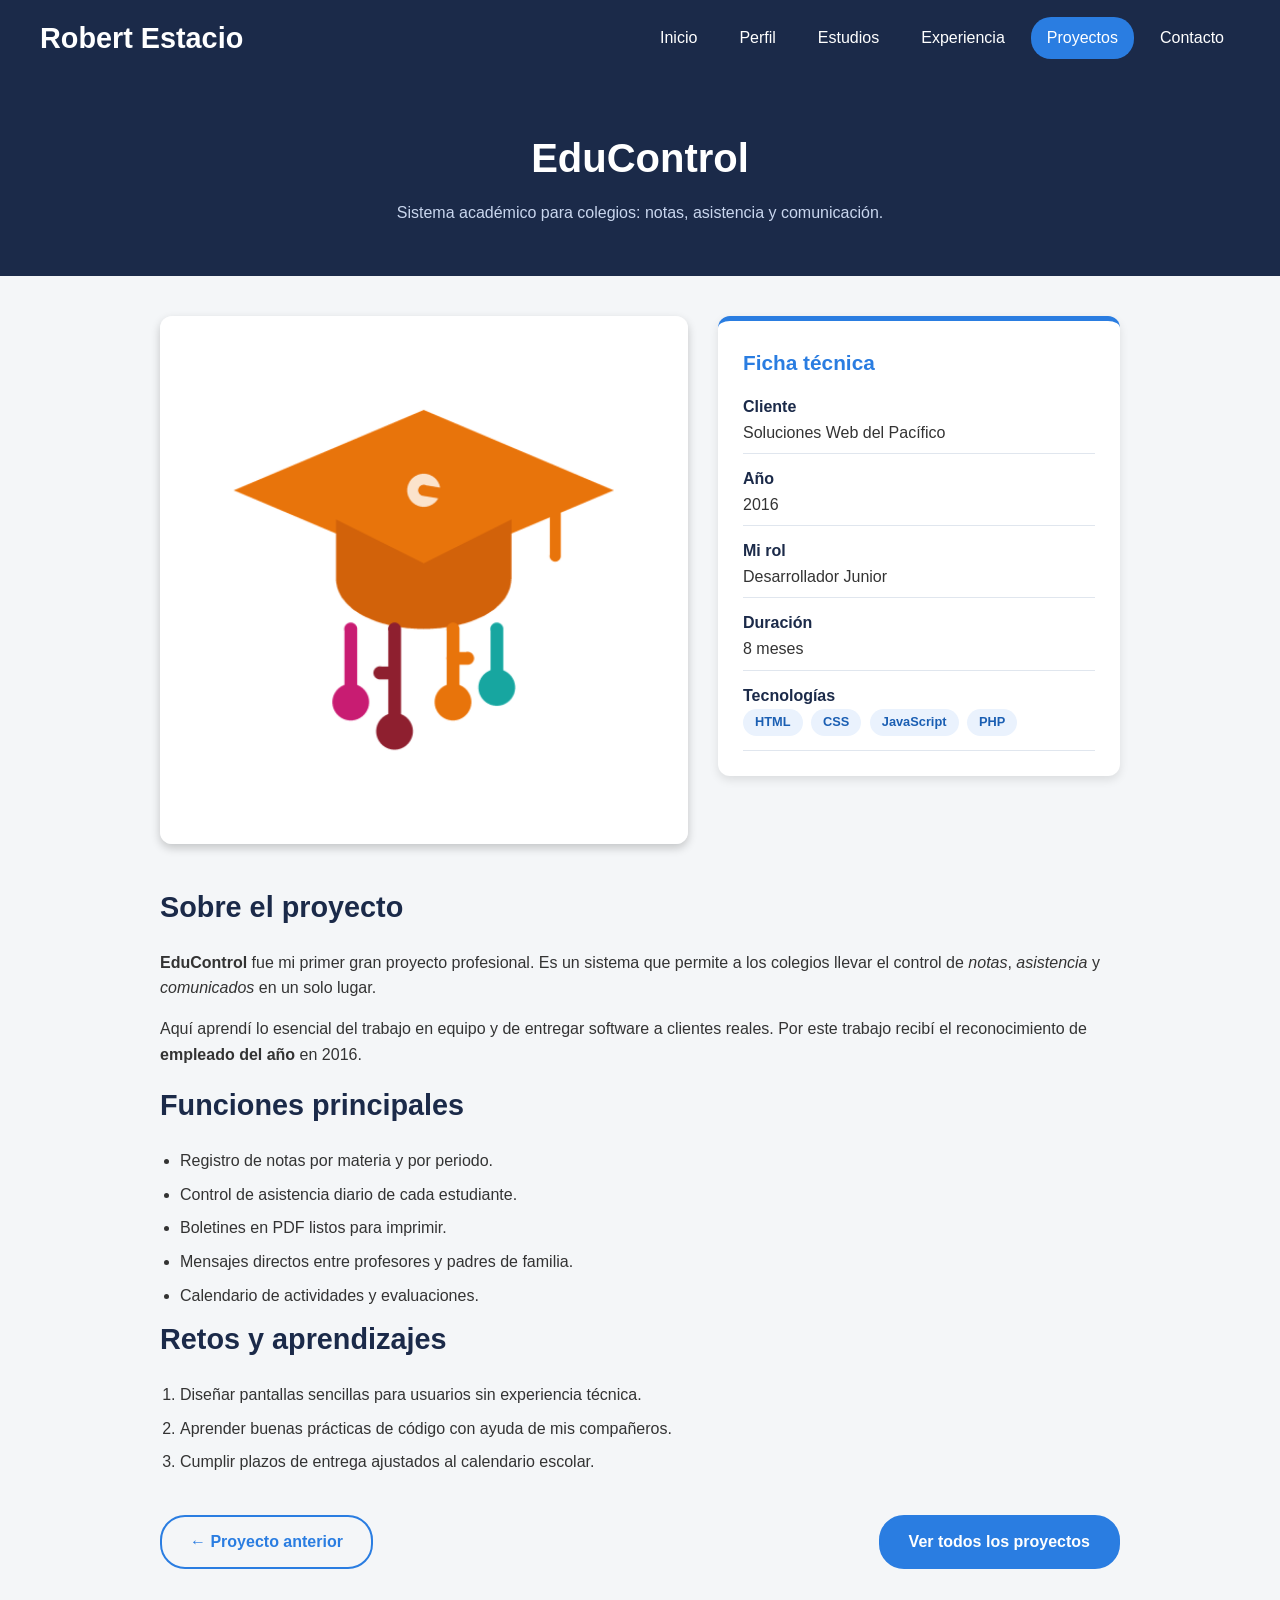
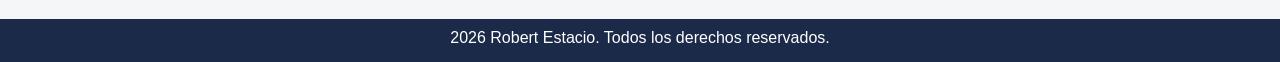
<file: proyecto3.html>
<!DOCTYPE html>
<html lang="es">
<head>
    <meta charset="UTF-8">
    <meta name="viewport" content="width=device-width, initial-scale=1.0">
    <meta name="description" content="Detalle del proyecto EduControl, sistema académico desarrollado por Robert Estacio.">
    <title>EduControl | Robert Estacio</title>
    <link rel="stylesheet" href="css/estilos.css">
    <link rel="stylesheet" href="css/proyectos.css">
</head>
<body>

    <!-- ENCABEZADO CON MENÚ -->
    <header class="encabezado">
        <h2 class="logo">Robert Estacio</h2>
        <nav class="menu">
            <ul>
                <li><a href="index.html">Inicio</a></li>
                <li><a href="perfil.html">Perfil</a></li>
                <li><a href="estudios.html">Estudios</a></li>
                <li><a href="experiencia.html">Experiencia</a></li>
                <li><a href="proyectos.html" class="activo">Proyectos</a></li>
                <li><a href="contacto.html">Contacto</a></li>
            </ul>
        </nav>
    </header>

    <main>

        <!-- TÍTULO DE LA PÁGINA -->
        <section class="titulo-pagina">
            <h1>EduControl</h1>
            <p>Sistema académico para colegios: notas, asistencia y comunicación.</p>
        </section>

        <!-- IMAGEN + FICHA TÉCNICA -->
        <section class="bloque detalle">
            <img src="img/proyecto3.webp" alt="Captura del sistema EduControl" class="detalle-imagen">

            <aside class="ficha">
                <h3>Ficha técnica</h3>
                <dl>
                    <dt>Cliente</dt>
                    <dd>Soluciones Web del Pacífico</dd>

                    <dt>Año</dt>
                    <dd>2016</dd>

                    <dt>Mi rol</dt>
                    <dd>Desarrollador Junior</dd>

                    <dt>Duración</dt>
                    <dd>8 meses</dd>

                    <dt>Tecnologías</dt>
                    <dd>
                        <span class="etiqueta">HTML</span>
                        <span class="etiqueta">CSS</span>
                        <span class="etiqueta">JavaScript</span>
                        <span class="etiqueta">PHP</span>
                    </dd>
                </dl>
            </aside>
        </section>

        <!-- DESCRIPCIÓN -->
        <section class="bloque">
            <h2>Sobre el proyecto</h2>
            <p>
                <strong>EduControl</strong> fue mi primer gran proyecto profesional.
                Es un sistema que permite a los colegios llevar el control de
                <em>notas</em>, <em>asistencia</em> y <em>comunicados</em> en un solo lugar.
            </p>
            <p>
                Aquí aprendí lo esencial del trabajo en equipo y de entregar
                software a clientes reales. Por este trabajo recibí el
                reconocimiento de <strong>empleado del año</strong> en 2016.
            </p>

            <h2>Funciones principales</h2>
            <ul class="funciones">
                <li>Registro de notas por materia y por periodo.</li>
                <li>Control de asistencia diario de cada estudiante.</li>
                <li>Boletines en PDF listos para imprimir.</li>
                <li>Mensajes directos entre profesores y padres de familia.</li>
                <li>Calendario de actividades y evaluaciones.</li>
            </ul>

            <h2>Retos y aprendizajes</h2>
            <ol class="funciones">
                <li>Diseñar pantallas sencillas para usuarios sin experiencia técnica.</li>
                <li>Aprender buenas prácticas de código con ayuda de mis compañeros.</li>
                <li>Cumplir plazos de entrega ajustados al calendario escolar.</li>
            </ol>
        </section>

        <!-- NAVEGACIÓN ENTRE PROYECTOS -->
        <section class="navegacion-proyectos">
            <a href="proyecto2.html" class="boton boton-secundario">&larr; Proyecto anterior</a>
            <a href="proyectos.html" class="boton">Ver todos los proyectos</a>
        </section>

    </main>

    <!--PIE DE PÁGINA-->
    <footer class="pie-pagina">
        <p> 2026 Robert Estacio.  Todos los derechos reservados.
        </p>
    </footer>

</body>
</html>
</file>
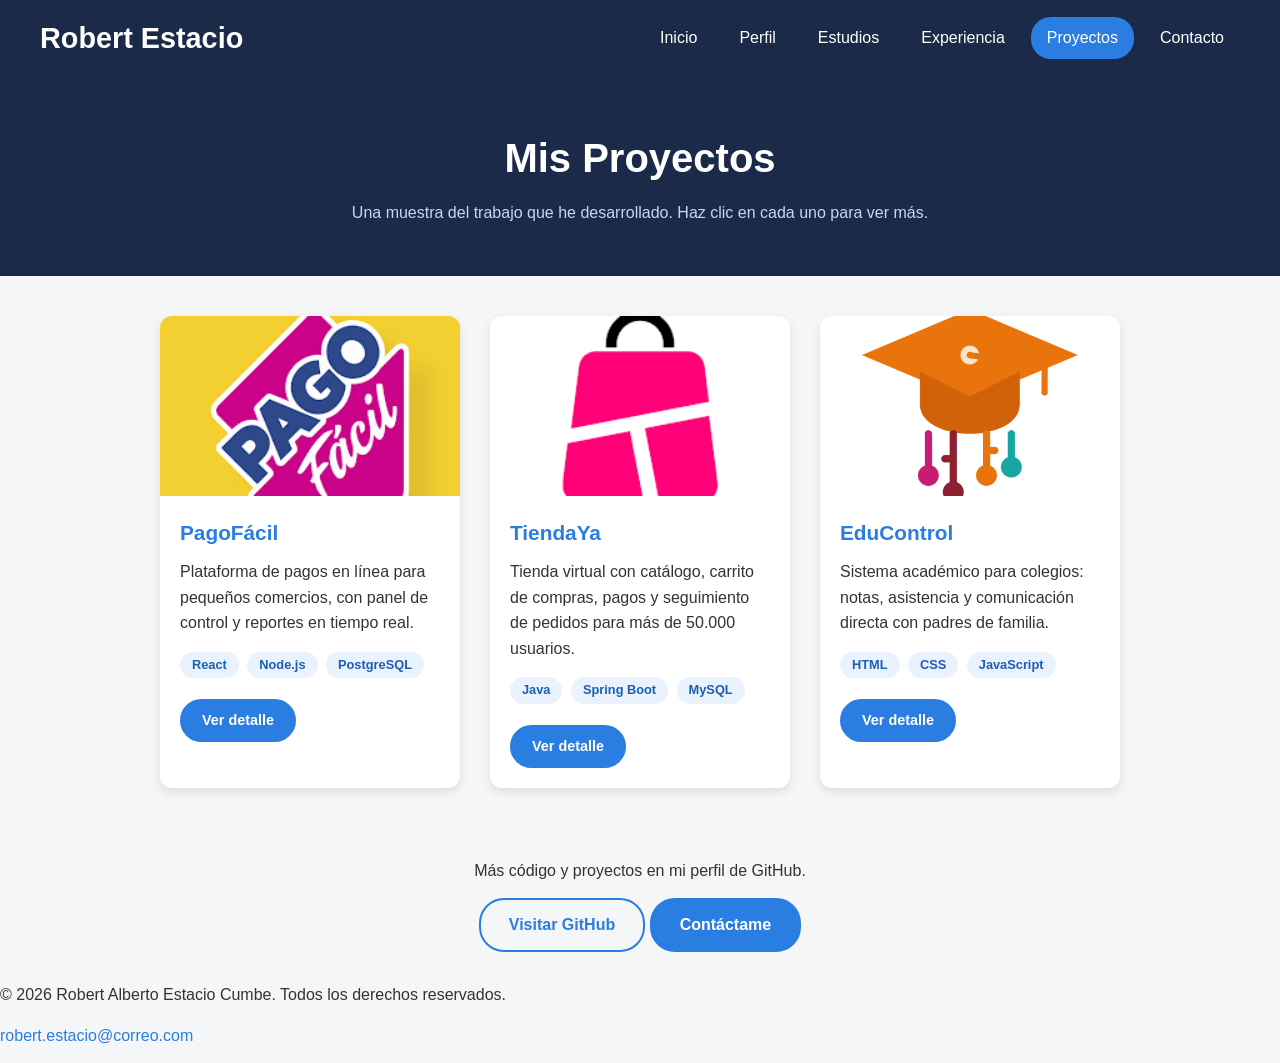
<file: proyectos.html>
<!DOCTYPE html>
<html lang="es">
<head>
    <meta charset="UTF-8">
    <meta name="viewport" content="width=device-width, initial-scale=1.0">
    <meta name="description" content="Proyectos de software desarrollados por Robert Alberto Estacio Cumbe.">
    <title>Proyectos | Robert Estacio</title>
    <link rel="stylesheet" href="css/estilos.css">
    <link rel="stylesheet" href="css/proyectos.css">
</head>
<body>

    <!-- ENCABEZADO CON MENÚ -->
    <header class="encabezado">
        <h2 class="logo">Robert Estacio</h2>
        <nav class="menu">
            <ul>
                <li><a href="index.html">Inicio</a></li>
                <li><a href="perfil.html">Perfil</a></li>
                <li><a href="estudios.html">Estudios</a></li>
                <li><a href="experiencia.html">Experiencia</a></li>
                <li><a href="proyectos.html" class="activo">Proyectos</a></li>
                <li><a href="contacto.html">Contacto</a></li>
            </ul>
        </nav>
    </header>

    <main>

        <!-- TÍTULO DE LA PÁGINA -->
        <section class="titulo-pagina">
            <h1>Mis Proyectos</h1>
            <p>Una muestra del trabajo que he desarrollado. Haz clic en cada uno para ver más.</p>
        </section>

        <!-- TARJETAS DE PROYECTOS -->
        <section class="bloque">
            <div class="contenedor-tarjetas">

                <!-- Proyecto 1 -->
                <article class="tarjeta">
                    <img src="img/proyecto1.webp" alt="Captura de la plataforma PagoFácil" class="tarjeta-imagen">
                    <div class="tarjeta-cuerpo">
                        <h3>PagoFácil</h3>
                        <p>
                            Plataforma de pagos en línea para pequeños comercios, con
                            panel de control y reportes en tiempo real.
                        </p>
                        <p>
                            <span class="etiqueta">React</span>
                            <span class="etiqueta">Node.js</span>
                            <span class="etiqueta">PostgreSQL</span>
                        </p>
                        <a href="proyecto1.html" class="boton boton-pequeno">Ver detalle</a>
                    </div>
                </article>

                <!-- Proyecto 2 -->
                <article class="tarjeta">
                    <img src="img/proyecto2.webp" alt="Captura de la tienda TiendaYa" class="tarjeta-imagen">
                    <div class="tarjeta-cuerpo">
                        <h3>TiendaYa</h3>
                        <p>
                            Tienda virtual con catálogo, carrito de compras, pagos y
                            seguimiento de pedidos para más de 50.000 usuarios.
                        </p>
                        <p>
                            <span class="etiqueta">Java</span>
                            <span class="etiqueta">Spring Boot</span>
                            <span class="etiqueta">MySQL</span>
                        </p>
                        <a href="proyecto2.html" class="boton boton-pequeno">Ver detalle</a>
                    </div>
                </article>

                <!-- Proyecto 3 -->
                <article class="tarjeta">
                    <img src="img/proyecto3.webp" alt="Captura del sistema EduControl" class="tarjeta-imagen">
                    <div class="tarjeta-cuerpo">
                        <h3>EduControl</h3>
                        <p>
                            Sistema académico para colegios: notas, asistencia y
                            comunicación directa con padres de familia.
                        </p>
                        <p>
                            <span class="etiqueta">HTML</span>
                            <span class="etiqueta">CSS</span>
                            <span class="etiqueta">JavaScript</span>
                        </p>
                        <a href="proyecto3.html" class="boton boton-pequeno">Ver detalle</a>
                    </div>
                </article>

            </div>
        </section>

        <!-- ENLACE EXTERNO -->
        <section class="siguiente">
            <p>Más código y proyectos en mi perfil de GitHub.</p>
            <a href="https://github.com" target="_blank" class="boton boton-secundario">Visitar GitHub</a>
            <a href="contacto.html" class="boton">Contáctame</a>
        </section>

    </main>

    <!-- PIE DE PÁGINA -->
    <footer class="pie">
        <p>&copy; 2026 Robert Alberto Estacio Cumbe. Todos los derechos reservados.</p>
        <p>
            <a href="mailto:robert.estacio@correo.com">robert.estacio@correo.com</a>
        </p>
    </footer>

</body>
</html>
</file>
<file: css/estilos.css>
/* ESTILOS GENERALES */

/* Quita márgenes y hacer que el tamaño incluya el relleno */
*{
    margin: 0;
    padding: 0;
    box-sizing: border-box;
}

body{
    font-family: Arial, Helvetica, sans-serif;
    line-height: 1.6;
    color: #333333;
    background-color: #f4f6f8;
}

/*TITULO*/
h1{
    font-size: 2.5rem;
    color: #1b2a49;
}

h2{
    font-size: 1.8rem;
    color: #1b2a49;
    margin-bottom: 20px;
}

h3{
    font-size: 1.3rem;
    color: #2a7de1;
}

p{
    margin-bottom: 15px;
}

/*ENLACES*/
a{
    text-decoration: none;
    color: #2a7de1;
}

a:hover{
    text-decoration: underline;
}

/*IMÁGENES*/
img{
    max-width: 100%;
}

/*ENCABEZADOS Y MENÚ*/
.encabezado{
    display: flex;
    justify-content: space-between;
    align-items: center;
    background-color: #1b2a49;
    padding: 15px 40px;
    position: sticky;
    top: 0;
    z-index: 10;
}

.logo{
    color: #ffffff;
    margin-bottom: 0;
}

.menu ul{
    list-style: none;
    display: flex;
}

.menu li{
    margin-left: 10px;
}

.menu a{
    display: block;
    color: #ffffff;
    padding: 8px 16px;
    border-radius: 20px;
    transition: background-color 0.3s;
}

.menu a:hover{
    background-color: #2a7de1;
    text-decoration: none;
}

/*PÁGINA DONDE ESTOY PARADO*/
.menu a.activo{
    background-color: #2a7de1;
}

/*BOTONES*/
.boton{
    display: inline-block;
    background-color: #2a7de1;
    color: #ffffff;
    padding: 12px 28px;
    border-radius: 25px;
    font-weight: bold;
    border: 2px solid #2a7de1;
    transition: background-color 0.3s, transform 0.3s;
}

.boton:hover{
    background-color: #1b5fb3;
    transform: translateY(-3px);
    text-decoration: none;
}

.boton-secundario{
    background-color: transparent;
    color: #2a7de1;
}

.boton-secundario:hover{
    background-color: #2a7de1;
    color: #ffffff;
}

/*PIE DE PÁGINA*/
.pie-pagina{
    background-color: #1b2a49;
    color: #ffffff;
    text-align: center;
    padding: 0.5%;
    margin-top: 50px;
}

.pie-pagina p{
    margin-bottom: 5px;
}

/*TÍTULO GRANDE DE CADA PÁGINA*/
.titulo-pagina{
    background-color: #1b2a49;
    color: #ffffff;
    text-align: center;
    padding: 50px 20px;
}

.titulo-pagina h1{
    color: #ffffff;
    margin-bottom: 10px;
}

.titulo-pagina p{
    margin-bottom: 0;
    color: #c9d6ee;
}

/*CONTENEDOR DE CADA SECCIÓN, CENTRADO*/
.bloque{
    max-width: 1000px;
    margin: 40px auto;
    padding: 0 20px;
}

.siguiente{
    text-align: center;
    padding: 30px 20px;
}
</file>
<file: css/inicio.css>
/*SECCION PRINCIPAL*/
.portada{
  display: flex;
  align-items: center;
  justify-content: left;
  gap: 50px;
background-color: #ffff;
padding: 70px 40px;
}

.foto-perfil{
    width: 280px;
    height: 280px;
    object-fit: cover;/*recorta la foto sin deformatrla*/
    border-radius: 50%;/*la vuelve circula*/
    border: 6px solid rgba(0, 0, 0, 0.25 green, blue, alpha);
    transition: transform 0.4s;
}

.foto-perfil:hover{
    transform: scale(1.05);
}

.portada-texto{
    max-width: 550px;
}
    .saludo{
        color: #2a7de1;
    font-size: 1.2rem;
    font-weight: bold;
    margin-bottom: 0;
    }

    .portada-texto h3{
        margin-bottom: 15px;
    }

    .botones{
        margin-top: 25px;
    }

    .botones.boton{
        margin-right: 10px;
    }

    /*DATOS DESTACADOS*/
    .destacados{
        text-align: center;
        padding: 60px 40px 20px 40px;
    }

    .contenedor-datos{
        display: flex;
        justify-content: center;
        gap: 30px;
    }

    .dato{
        background-color: #ffff;
        width: 220px;
        padding: 30px 20px;
        border-radius: 12px;
        border-top: 5px solid #2a7de1;
        box-shadow: 0.4px 10px, rgba(0, 0, 0, 0.1 green, blue, alpha);
        transition: transform 0.3s, box-shadow 0.3s;
    }

    .dato:hover{
        transform: translateY(-8px);
        box-shadow: 0.10px 20px rgba(42, 125, 225, 0.2 green, blue, alpha);
    }

    .dato h3{
        font-size: 2.8rem;
        margin-bottom: 5px;
    }

    .dato p{
        margin-bottom: 0;
    }

    /*ACCESO A OTRAS PAGINAS*/
    .accesos{
        text-align: center;
        padding: 40px;
    }

    .lista-accesos{
        list-style: none;
    }

    .lista-accesos li{
        margin-bottom: 12px;
    }
    
    .lista-accesos a{
        display: inline-block;
        background-color: #ffff;
        padding: 12px 30px;
        border-radius: 8px;
        border-left: 5px solid #2a7de1;
        box-shadow: 0.2px 6px rgba(42, 125, 225, 0.2 green, blue, alpha);
        transition: background-color 0.3s, color 0.3s;
    }

    .lista-accesos a:hover{
        background-color: #2a7de1;
        color: #ffff;
        text-decoration: none;
    }
</file>
<file: css/contacto.css>
/* ===== ESTILOS DE LA PÁGINA DE CONTACTO (contacto.html) ===== */

/* ----- Datos a la izquierda, formulario a la derecha ----- */
.contacto {
    display: flex;
    gap: 30px;
    align-items: flex-start;
}

/* ----- Datos de contacto ----- */
.datos-contacto {
    width: 340px;
    background-color: #ffffff;
    padding: 30px;
    border-radius: 12px;
    border-top: 5px solid #2a7de1;
    box-shadow: 0 4px 10px rgba(0, 0, 0, 0.1);
}

.lista-contacto {
    list-style: none;
    margin-bottom: 25px;
}

.lista-contacto li {
    padding: 12px 0;
    border-bottom: 1px solid #e0e6ee;
}

.datos-contacto h3 {
    margin-bottom: 15px;
}

/* ----- Caja del formulario ----- */
.formulario-caja {
    flex: 1;
    background-color: #ffffff;
    padding: 30px;
    border-radius: 12px;
    box-shadow: 0 4px 10px rgba(0, 0, 0, 0.1);
}

/* Etiquetas de cada campo */
.formulario-caja label {
    display: block;
    font-weight: bold;
    color: #1b2a49;
    margin: 15px 0 6px 0;
}

/* Campos de texto, lista desplegable y área de mensaje */
.formulario-caja input,
.formulario-caja select,
.formulario-caja textarea {
    width: 100%;
    padding: 12px;
    font-size: 1rem;
    font-family: Arial, Helvetica, sans-serif;
    border: 2px solid #d0d9e6;
    border-radius: 8px;
    transition: border-color 0.3s, box-shadow 0.3s;
}

/* Campo seleccionado: se ilumina de azul */
.formulario-caja input:focus,
.formulario-caja select:focus,
.formulario-caja textarea:focus {
    outline: none;
    border-color: #2a7de1;
    box-shadow: 0 0 6px rgba(42, 125, 225, 0.5);
}

.formulario-caja textarea {
    resize: vertical;               /* solo se puede estirar hacia abajo */
}

/* ----- Opciones (radio y casilla) ----- */
.etiqueta-grupo {
    font-weight: bold;
    color: #1b2a49;
    margin: 15px 0 6px 0;
}

.opciones {
    margin-bottom: 10px;
}

/* Van DESPUÉS de las reglas anteriores para sobrescribirlas */
.opciones label {
    display: inline-block;
    font-weight: normal;
    color: #333333;
    margin: 0 20px 0 0;
}

.opciones input {
    width: auto;
    margin-right: 6px;
}

/* ----- Botones del formulario ----- */
.formulario-caja .boton {
    margin-top: 20px;
    margin-right: 10px;
    font-size: 1rem;
    cursor: pointer;
}
</file>
<file: css/tablas.css>
/* ===== ESTILOS DE TABLAS (estudios.html y experiencia.html) ===== */

/* ----- Tabla general ----- */
.tabla-datos {
    width: 100%;
    border-collapse: collapse;
    background-color: #ffffff;
    box-shadow: 0 4px 10px rgba(0, 0, 0, 0.1);
    border-radius: 12px;
    overflow: hidden;               /* respeta las esquinas redondeadas */
}

.tabla-datos caption {
    caption-side: bottom;
    padding: 10px;
    font-style: italic;
    color: #666666;
}

.tabla-datos th {
    background-color: #1b2a49;
    color: #ffffff;
    padding: 14px;
    text-align: left;
}

.tabla-datos td {
    padding: 14px;
    border-bottom: 1px solid #e0e6ee;
    vertical-align: top;
}

/* Filas con color alternado */
.tabla-datos tbody tr:nth-child(even) {
    background-color: #f0f5fb;
}

/* Fila resaltada al pasar el mouse */
.tabla-datos tbody tr:hover {
    background-color: #d6e6fb;
}

/* ----- Etiquetas de estado ----- */
.estado {
    display: inline-block;
    padding: 4px 14px;
    border-radius: 20px;
    font-size: 0.85rem;
    font-weight: bold;
}

.terminado {
    background-color: #d4f3dd;
    color: #1d7a3a;
}

.en-curso {
    background-color: #fff1cc;
    color: #a56a00;
}

/* ----- Lista de reconocimientos / logros ----- */
.lista-logros {
    list-style: none;
}

.lista-logros li {
    background-color: #ffffff;
    padding: 14px 20px;
    margin-bottom: 10px;
    border-left: 5px solid #2a7de1;
    border-radius: 8px;
    box-shadow: 0 2px 6px rgba(0, 0, 0, 0.1);
    transition: transform 0.3s;
}

.lista-logros li:hover {
    transform: translateX(8px);     /* se desliza a la derecha */
}
</file>
<file: css/perfil.css>
/* ===== ESTILOS DE LA PÁGINA DE PERFIL (perfil.html) ===== */

/* ----- Datos personales + biografía lado a lado ----- */
.presentacion {
    display: flex;
    gap: 30px;
    align-items: flex-start;
}

.tarjeta-datos {
    width: 300px;
    background-color: #ffffff;
    padding: 25px;
    border-radius: 12px;
    border-top: 5px solid #2a7de1;
    box-shadow: 0 4px 10px rgba(0, 0, 0, 0.1);
    text-align: center;
}

.foto-pequena {
    width: 150px;
    height: 150px;
    object-fit: cover;
    border-radius: 50%;
    border: 4px solid #2a7de1;
}

.tarjeta-datos figcaption {
    font-weight: bold;
    margin: 10px 0 20px 0;
    color: #1b2a49;
}

.tarjeta-datos h3 {
    margin-bottom: 15px;
}

.tarjeta-datos dl {
    text-align: left;
}

.tarjeta-datos dt {
    font-weight: bold;
    color: #1b2a49;
    margin-top: 12px;
}

.tarjeta-datos dd {
    margin-left: 0;
    padding-bottom: 8px;
    border-bottom: 1px solid #e0e6ee;
}

/* ----- Biografía ----- */
.biografia {
    flex: 1;                         /* ocupa todo el espacio restante */
    background-color: #ffffff;
    padding: 30px;
    border-radius: 12px;
    box-shadow: 0 4px 10px rgba(0, 0, 0, 0.1);
}

blockquote {
    background-color: #eaf2fd;
    border-left: 5px solid #2a7de1;
    padding: 15px 20px;
    margin-top: 20px;
    font-style: italic;
    color: #1b2a49;
}

/* ----- Tabla de habilidades ----- */
.tabla-habilidades {
    width: 100%;
    border-collapse: collapse;       /* une los bordes de las celdas */
    background-color: #ffffff;
    box-shadow: 0 4px 10px rgba(0, 0, 0, 0.1);
}

.tabla-habilidades caption {
    caption-side: bottom;            /* el título de la tabla va abajo */
    padding: 10px;
    font-style: italic;
    color: #666666;
}

.tabla-habilidades th {
    background-color: #1b2a49;
    color: #ffffff;
    padding: 14px;
    text-align: left;
}

.tabla-habilidades td {
    padding: 12px 14px;
    border-bottom: 1px solid #e0e6ee;
}

/* Filas con color alternado */
.tabla-habilidades tr:nth-child(even) {
    background-color: #f0f5fb;
}

/* Fila resaltada al pasar el mouse */
.tabla-habilidades tbody tr:hover {
    background-color: #d6e6fb;
}

/* ----- Habilidades personales e idiomas ----- */
.dos-columnas {
    display: flex;
    gap: 30px;
}

.columna {
    flex: 1;
    background-color: #ffffff;
    padding: 25px 30px;
    border-radius: 12px;
    border-left: 5px solid #2a7de1;
    box-shadow: 0 4px 10px rgba(0, 0, 0, 0.1);
}

.columna ul,
.columna ol {
    padding-left: 20px;
}

.columna li {
    margin-bottom: 8px;
}
</file>
<file: css/proyectos.css>
/* ===== ESTILOS DE PROYECTOS ===== */
/* Lo usan proyectos.html y las páginas de detalle */

/* ----- Contenedor de tarjetas ----- */
.contenedor-tarjetas {
    display: flex;
    flex-wrap: wrap;                /* si no caben, pasan a la siguiente fila */
    justify-content: center;
    gap: 30px;
}

/* ----- Tarjeta ----- */
.tarjeta {
    width: 300px;
    background-color: #ffffff;
    border-radius: 12px;
    overflow: hidden;               /* la imagen respeta las esquinas redondeadas */
    box-shadow: 0 4px 10px rgba(0, 0, 0, 0.1);
    transition: transform 0.3s, box-shadow 0.3s;
}

.tarjeta:hover {
    transform: translateY(-10px);
    box-shadow: 0 12px 24px rgba(0, 0, 0, 0.25);
}

.tarjeta-imagen {
    display: block;
    width: 100%;
    height: 180px;
    object-fit: cover;
    transition: transform 0.4s;
}

.tarjeta:hover .tarjeta-imagen {
    transform: scale(1.08);         /* la imagen se acerca un poco */
}

.tarjeta-cuerpo {
    padding: 20px;
}

.tarjeta-cuerpo h3 {
    margin-bottom: 10px;
}

/* ----- Etiquetas de tecnologías ----- */
.etiqueta {
    display: inline-block;
    background-color: #eaf2fd;
    color: #1b5fb3;
    padding: 3px 12px;
    border-radius: 20px;
    font-size: 0.8rem;
    font-weight: bold;
    margin: 0 4px 6px 0;
}

/* ----- Botón pequeño ----- */
.boton-pequeno {
    padding: 8px 20px;
    font-size: 0.9rem;
}

/* ===== PÁGINAS DE DETALLE (proyecto1, proyecto2, proyecto3) ===== */

.detalle {
    display: flex;
    gap: 30px;
    align-items: flex-start;
}

.detalle-imagen {
    width: 55%;
    border-radius: 12px;
    box-shadow: 0 4px 10px rgba(0, 0, 0, 0.2);
}

.ficha {
    flex: 1;
    background-color: #ffffff;
    padding: 25px;
    border-radius: 12px;
    border-top: 5px solid #2a7de1;
    box-shadow: 0 4px 10px rgba(0, 0, 0, 0.1);
}

.ficha h3 {
    margin-bottom: 15px;
}

.ficha dt {
    font-weight: bold;
    color: #1b2a49;
    margin-top: 12px;
}

.ficha dd {
    margin-left: 0;
    padding-bottom: 8px;
    border-bottom: 1px solid #e0e6ee;
}

.funciones {
    padding-left: 20px;
}

.funciones li {
    margin-bottom: 8px;
}

.navegacion-proyectos {
    display: flex;
    justify-content: space-between;
    max-width: 1000px;
    margin: 30px auto 0 auto;
    padding: 0 20px;
}
</file>
